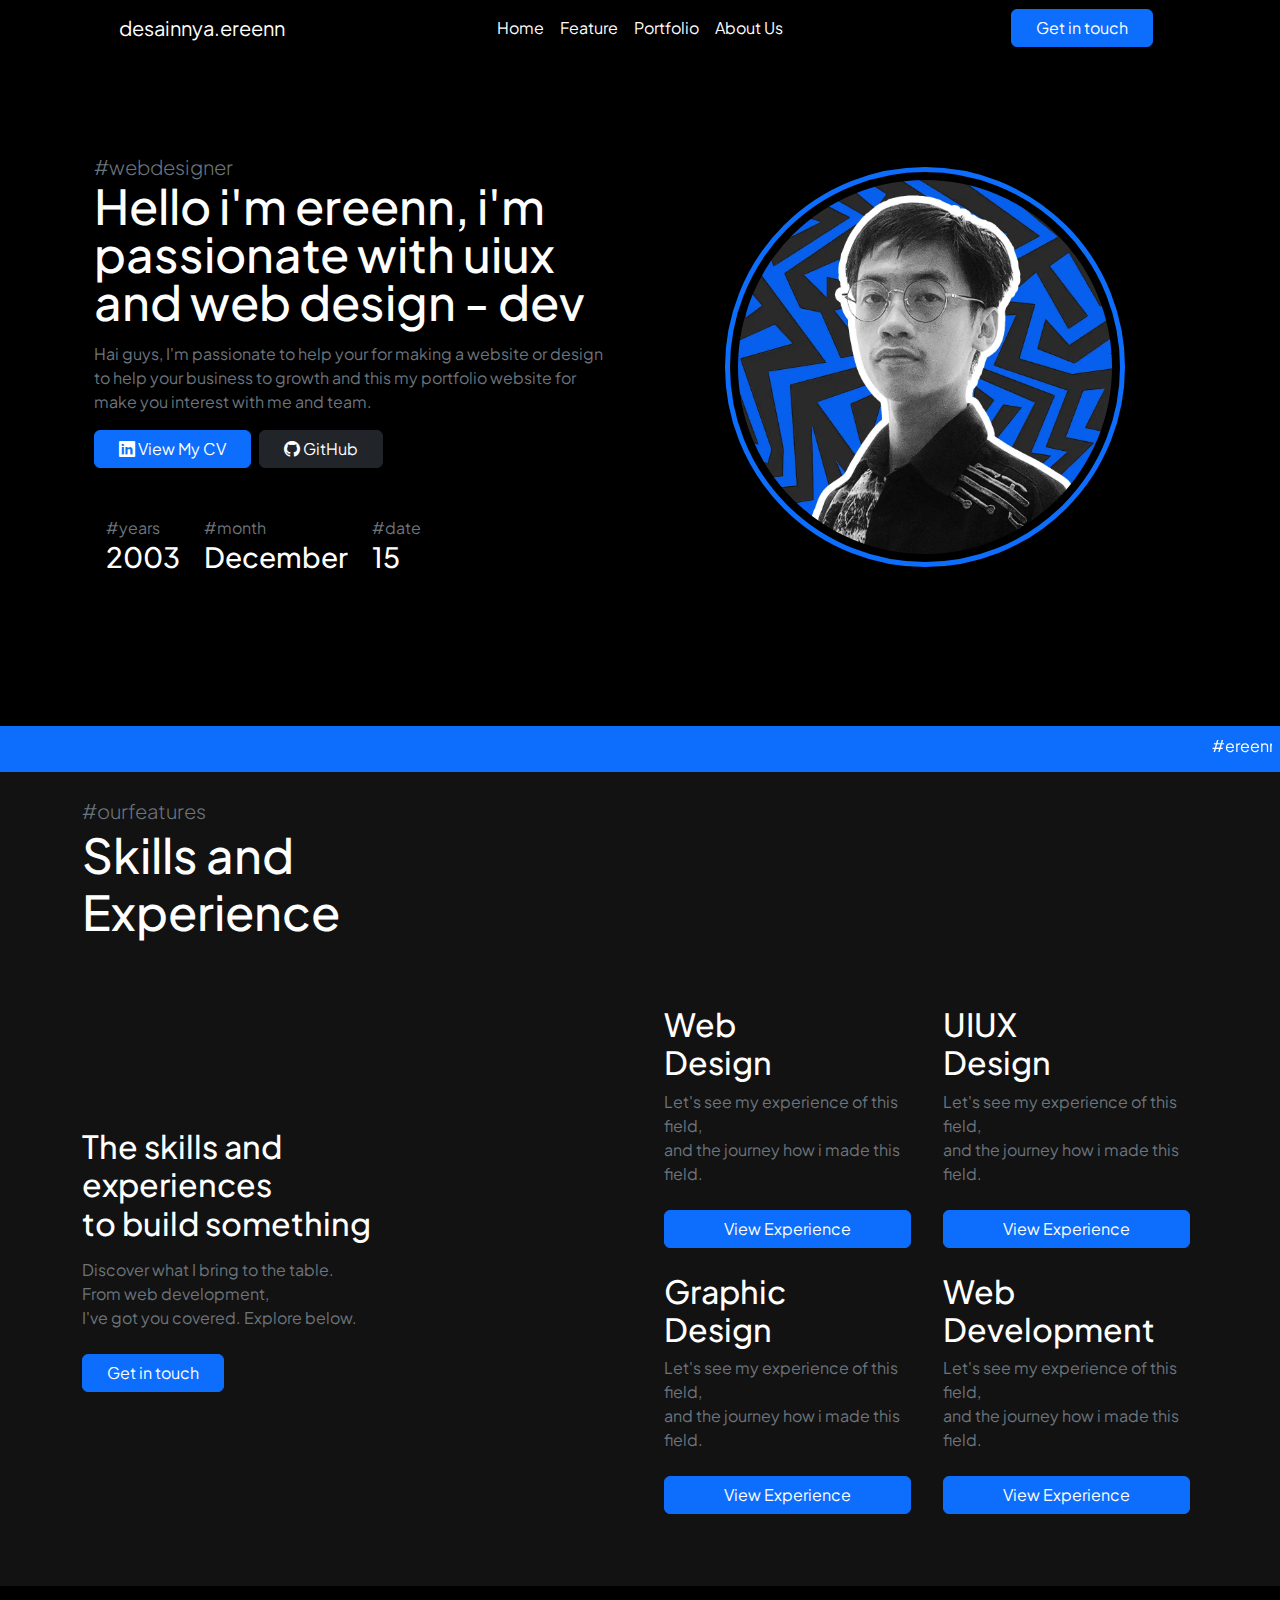
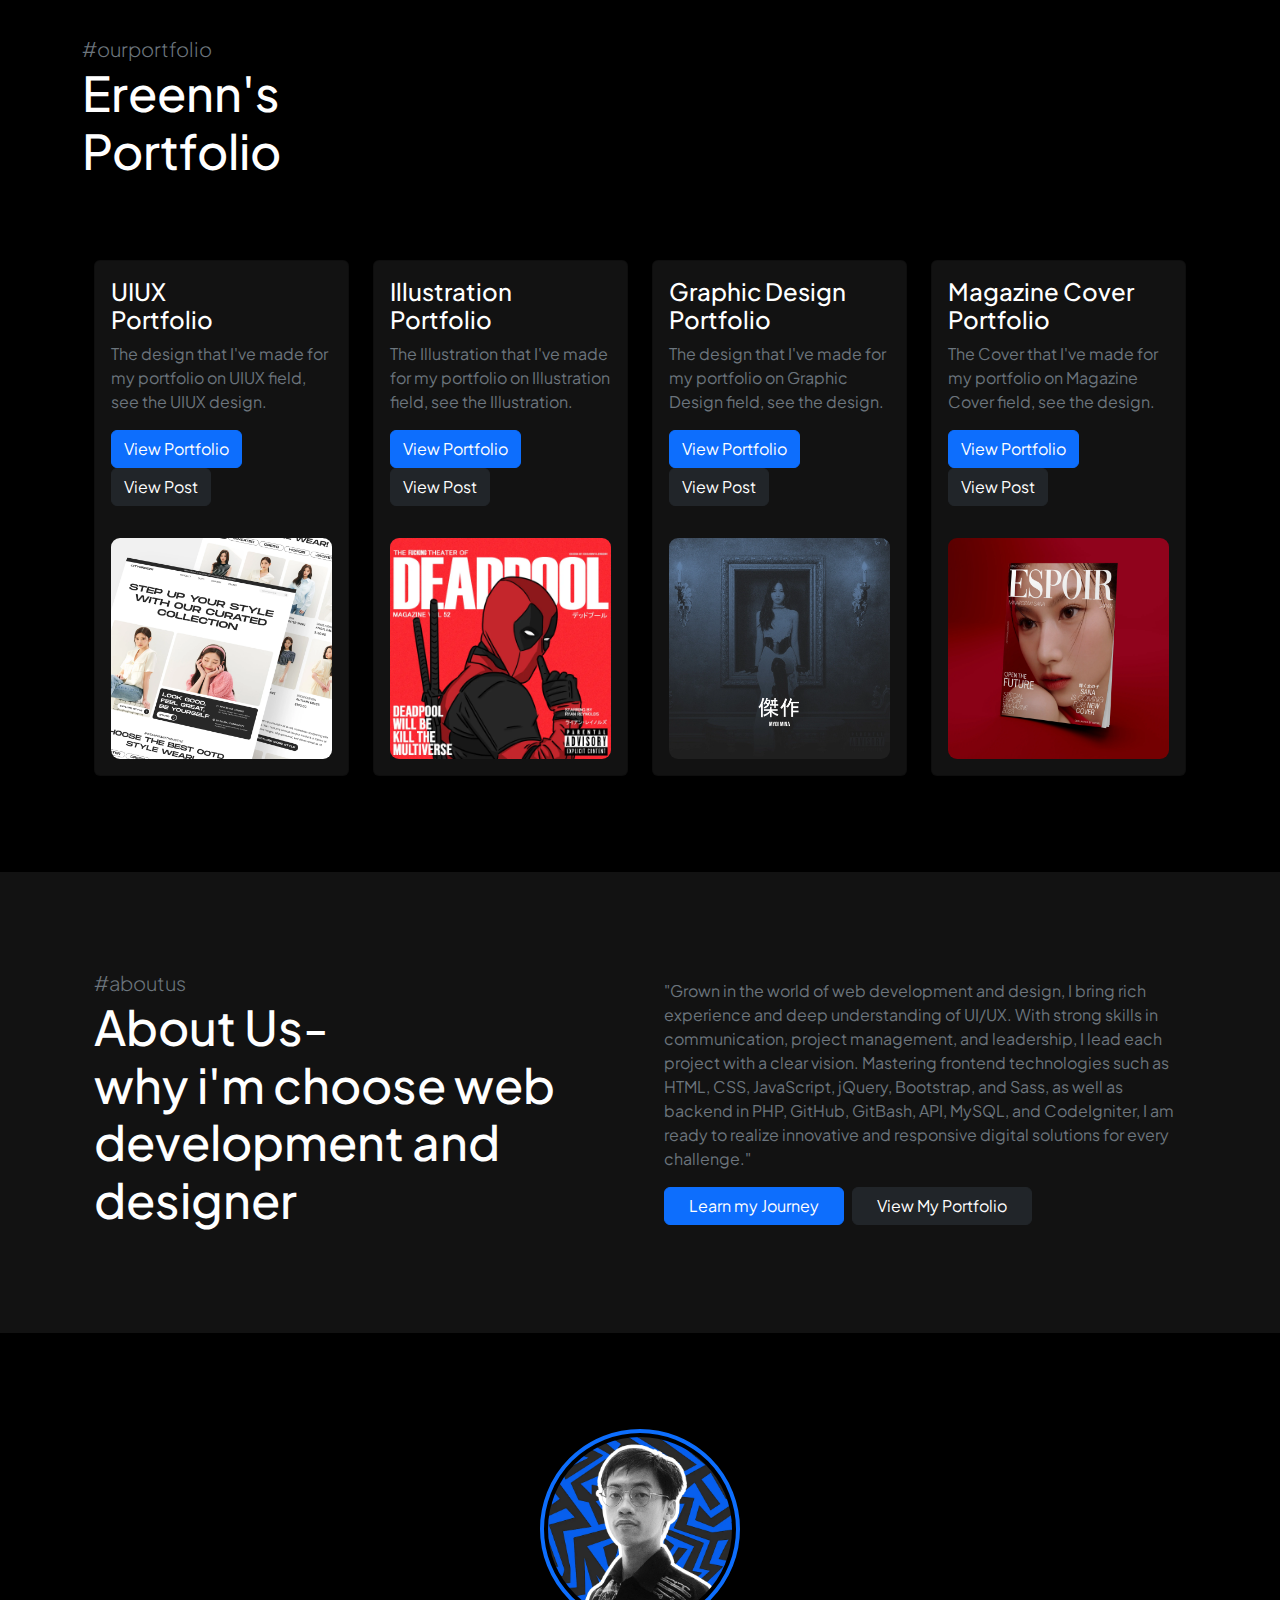
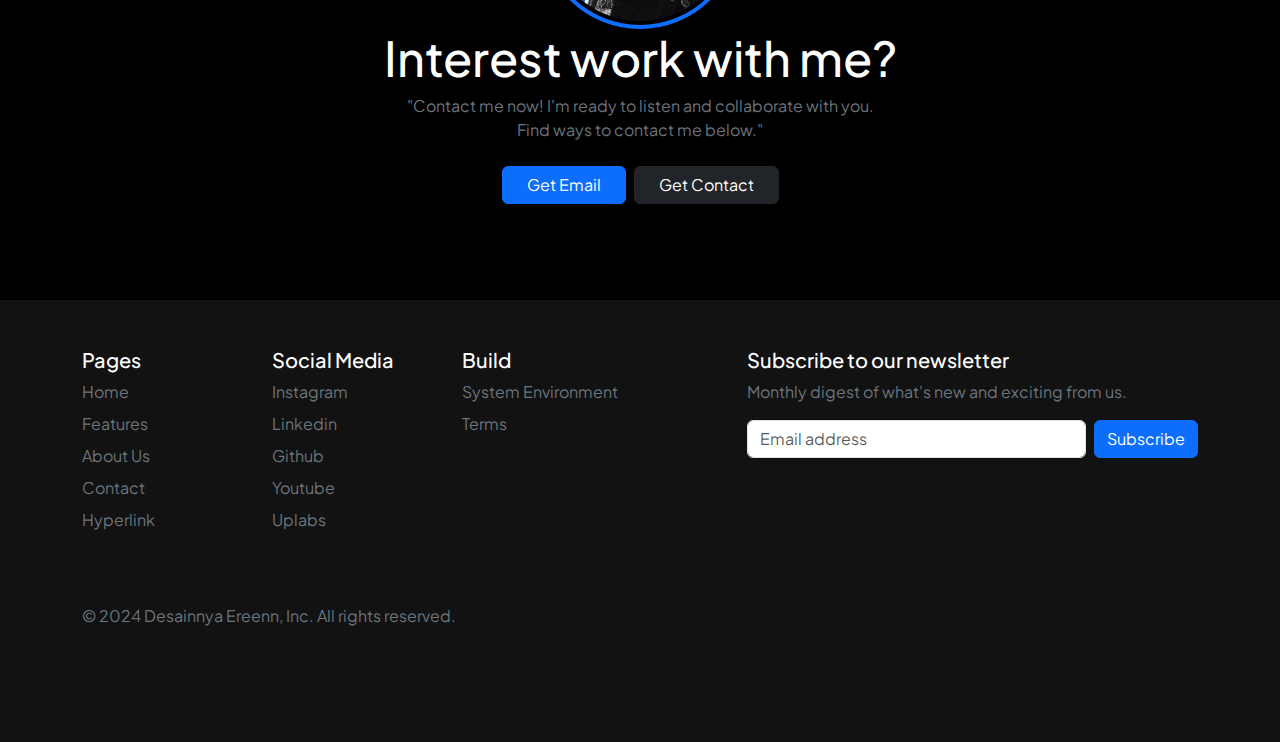
<file: index.html>
<!doctype html>
<html lang="en">

<head>
    <meta charset="utf-8">
    <meta name="viewport" content="width=device-width, initial-scale=1">

    <!-- fonts -->
    <link rel="preconnect" href="https://fonts.googleapis.com">
    <link rel="preconnect" href="https://fonts.gstatic.com" crossorigin>
    <link href="https://fonts.googleapis.com/css2?family=Plus+Jakarta+Sans:ital,wght@0,200..800;1,200..800&display=swap"
        rel="stylesheet">

    <link rel="stylesheet" href="https://cdn.jsdelivr.net/npm/bootstrap-icons@1.11.3/font/bootstrap-icons.min.css">

    <link href="https://cdn.jsdelivr.net/npm/bootstrap@5.3.3/dist/css/bootstrap.min.css" rel="stylesheet"
        integrity="sha384-QWTKZyjpPEjISv5WaRU9OFeRpok6YctnYmDr5pNlyT2bRjXh0JMhjY6hW+ALEwIH" crossorigin="anonymous">


    <link rel="stylesheet" href="style/style.css">
    <link rel="stylesheet" href="style/hover-style.css">
    <link rel="stylesheet" href="style/style-hero.css">

    <title>ereenn's portfolio</title>

    <style>
        a {
            text-decoration: none;
        }
    </style>
</head>

<body class="bg-black col-12">

    <div class="container-wrapper col-md-12">

        <!-- navbar -->
        <nav class="navbar navbar-expand-lg rounded-0 border border-0 bg-black" aria-label="Thirteenth navbar example">
            <div class="container-fluid col-md-10">
                <button class="navbar-toggler" type="button" data-bs-toggle="collapse"
                    data-bs-target="#navbarsExample11" aria-controls="navbarsExample11" aria-expanded="false"
                    aria-label="Toggle navigation">
                    <p class="text-white fs-6 btn btn-dark bg-darkv2 btn-md"><i class="bi bi-list"></i></p>
                    <a class="navbar-brand col-lg-3 me-0 text-white fs-6 pb-1" href="#">desainnya.ereenn</a>
                </button>

                <div class="collapse navbar-collapse d-lg-flex" id="navbarsExample11">
                    <a class="navbar-brand col-lg-3 me-0 text-white" href="#">desainnya.ereenn</a>
                    <ul class="navbar-nav col-lg-6 justify-content-lg-center">
                        <li class="nav-item">
                            <a class="nav-link active text-white" aria-current="page" href="#">Home</a>
                        </li>
                        <li class="nav-item">
                            <a class="nav-link text-white" href="#feature">Feature</a>
                        </li>
                        <li class="nav-item">
                            <a class="nav-link text-white" href="#portfolio">Portfolio</a>
                        </li>
                        <li class="nav-item">
                            <a class="nav-link text-white" href="#about">About Us</a>
                        </li>
                    </ul>
                    <div class="d-lg-flex col-lg-3 justify-content-lg-end">
                        <button type="button" class="btn btn-primary btn-md px-4 me-md-2">Get in
                            touch</button>
                    </div>
                </div>
            </div>
        </nav>

        <!-- hero section -->
        <section class="mb-5" id="hero">
            <div class="container col-md-12 mx-auto px-4 py-5">
                <div class="row flex-lg-row-reverse align-items-center g-5 py-5">
                    <div class="col-10 col-sm-8 col-lg-6">
                        <img src="image/ppyt.webp"
                            class="d-block mx-lg-auto img-fluid rounded-circle border border-primary border-5 p-2 image-content"
                            alt="Bootstrap Themes" width="400" height="520" loading="lazy" id="image-content">
                    </div>
                    <div class="col-lg-6">
                        <span class="lead text-secondary">#webdesigner</span>
                        <h1 class="display-5 fw-medium lh-1 mb-3 text-white">
                            Hello i'm ereenn, i'm passionate with uiux and web design - dev</h1>
                        <p class="fs-6 text-secondary">Hai guys, I'm passionate to help your for making a website or
                            design to help
                            your business to growth and this my portfolio website for make you interest with me and
                            team. </p>
                        <div class="d-grid gap-2 d-md-flex justify-content-md-start">
                            <button type="button" class="btn btn-primary btn-md px-4"><span><i
                                        class="bi bi-linkedin"></i></span><a
                                    href="https://www.linkedin.com/in/muhammad-khairin-b28ab0209/" target="_blank"
                                    class="text-white"> View My CV</a></button>
                            <button type="button" class="btn btn-dark btn-md px-4"><a href="https://github.com/mkhairin"
                                    target="_blank" class="text-white"><span>
                                        <i class="bi bi-github"></i>
                                    </span>GitHub</a></button>
                        </div>
                        <div class="container-fluid d-flex mt-5">
                            <div class="year me-4">
                                <p class="text-secondary m-0">#years</p>
                                <h3 class="text-white">2003</h3>
                            </div>
                            <div class="month me-4">
                                <p class="text-secondary m-0">#month</p>
                                <h3 class="text-white">December</h3>
                            </div>
                            <div class="date">
                                <p class="text-secondary m-0">#date</p>
                                <h3 class="text-white">15</h3>
                            </div>
                        </div>
                    </div>
                </div>
            </div>
        </section>

        <section class="container-wrapper mt-5 mb-0">
            <div class="bg-primary p-2">
                <marquee behavior="" direction="">
                    <ul class="text-white d-flex justify-content-between list-unstyled my-0">
                        <li>#ereenn's portofolio</li>
                        <li>#web designer</li>
                        <li>#uiux designer</li>
                        <li>#let's make something with us</li>
                        <li>#learn everything</li>
                        <li>#graphic designer</li>
                        <li>#front-end developer</li>
                    </ul>
                </marquee>
            </div>
        </section>

        <!-- feature -->
        <section class="bg-darkv2 py-4" id="feature">
            <div class="container">
                <span class="lead text-secondary">#ourfeatures</span>
                <h2 class="pb-2 display-5 text-white fw-medium">Skills and <br>Experience</h2>

                <div class="row row-cols-1 row-cols-md-2 align-items-md-center g-5 py-5">
                    <div class="col d-flex flex-column align-items-start gap-2">
                        <h2 class="fw-medium text-white">The skills and <br> experiences <br> to build something</h2>
                        <p class="text-secondary">
                            Discover what I bring to the table. <br> From web development, <br>
                            I've got you
                            covered. Explore below.</p>
                        <button type="button" class="btn btn-primary btn-md px-4 me-md-2"><a href="#"
                                class="text-white">Get in
                                touch</a></button>
                    </div>

                    <div class="col">
                        <div class="row row-cols-1 row-cols-sm-2 g-4">
                            <div class="col d-flex flex-column gap-2">
                                <h4 class="fs-2 fw-medium mb-0 text-white">Web <br> Design</h4>
                                <p class="text-secondary">
                                    Let's see my experience of this field, <br> and the journey how i made this field.
                                </p>
                                <button type="button" class="btn btn-primary btn-md px-4 me-md-2"><a
                                        href="experiences.html" class="text-white">View Experience</a></button>
                            </div>

                            <div class="col d-flex flex-column gap-2">
                                <h4 class="fs-2 fw-medium mb-0 text-white">UIUX <br> Design</h4>
                                <p class="text-secondary">
                                    Let's see my experience of this field, <br> and the journey how i made this field.
                                </p>
                                <button type="button" class="btn btn-primary btn-md px-4 me-md-2"><a
                                        href="experiences-uiux.html" class="text-white">View Experience</a></button>
                            </div>

                            <div class="col d-flex flex-column gap-2">
                                <h4 class="fs-2 fw-medium mb-0 text-white">Graphic <br> Design</h4>
                                <p class="text-secondary">
                                    Let's see my experience of this field, <br> and the journey how i made this field.
                                </p>
                                <button type="button" class="btn btn-primary btn-md px-4 me-md-2"><a
                                        href="experiences-design-graphic.html" class="text-white">View
                                        Experience</a></button>
                            </div>

                            <div class="col d-flex flex-column gap-2">
                                <h4 class="fs-2 fw-medium mb-0 text-white">Web <br> Development</h4>
                                <p class="text-secondary">
                                    Let's see my experience of this field, <br> and the journey how i made this field.
                                </p>
                                <button type="button" class="btn btn-primary btn-md px-4 me-md-2"><a
                                        href="experiences-web-dev.html" class="text-white">View Experience</a></button>
                            </div>
                        </div>
                    </div>
                </div>
            </div>
        </section>

        <!-- portfolio -->
        <div class="container py-5" id="portfolio">
            <div class="headline d-flex flex-column mb-0">
                <span class="lead text-secondary">#ourportfolio</span>
                <h1 class="display-5 text-white fw-medium">Ereenn's <br> Portfolio</h1>
            </div>
            <div class="row row-cols-1 row-cols-sm-2 row-cols-md-4 g-4 mx-auto mt-5">
                <!-- section content 1 -->
                <div class="col">
                    <div class="card shadow-sm d-flex flex-column-reverse bg-darkv2" id="card-content">
                        <img src="image/cover-portfolio/citybreeze.webp" class="img-fluid p-3 border-cover"
                            alt="portfolio-image" loading="lazy">
                        <div class="card-body">
                            <h4 class="text-white">UIUX <br> Portfolio</h4>
                            <p class="card-text text-secondary">The design that I've made for my portfolio on
                                UIUX field, see the UIUX design.</p>
                            <div class="d-flex flex-column">
                                <div class="">
                                    <button type="button" class="btn btn-md btn-primary"><a href="portofolio-uiux.html"
                                            class="text-white">View Portfolio</a></button>
                                    <button type="button" class="btn btn-md btn-dark">View Post</button>
                                </div>
                            </div>
                        </div>
                    </div>
                </div>
                <div class="col">
                    <div class="card shadow-sm d-flex flex-column-reverse bg-darkv2" id="card-content">
                        <img src="image/cover-portfolio/deadpool.webp" class="img-fluid p-3 border-cover"
                            alt="portfolio-image" loading="lazy">
                        <div class="card-body">
                            <h4 class="text-white">Illustration <br> Portfolio</h4>
                            <p class="card-text text-secondary">The Illustration that I've made for my portfolio on
                                Illustration field, see the Illustration.</p>
                            <div class="d-flex flex-column">
                                <div class="">
                                    <button type="button" class="btn btn-md btn-primary"><a href="portofolio-illustration.html"
                                            class="text-white">View Portfolio</a></button>
                                    <button type="button" class="btn btn-md btn-dark">View Post</button>
                                </div>
                            </div>
                        </div>
                    </div>
                </div>
                <div class="col">
                    <div class="card shadow-sm d-flex flex-column-reverse bg-darkv2" id="card-content">
                        <img src="image/cover-portfolio/mina.webp" class="img-fluid p-3 border-cover"
                            alt="portfolio-image" loading="lazy">
                        <div class="card-body">
                            <h4 class="text-white">Graphic Design <br> Portfolio</h4>
                            <p class="card-text text-secondary">The design that I've made for my portfolio on
                                Graphic Design field, see the design.</p>
                            <div class="d-flex flex-column">
                                <div class="">
                                    <button type="button" class="btn btn-md btn-primary"><a
                                            href="portofolio-graphic-design.html" class="text-white">View
                                            Portfolio</a></button>
                                    <button type="button" class="btn btn-md btn-dark">View Post</button>
                                </div>
                            </div>
                        </div>
                    </div>
                </div>
                <div class="col">
                    <div class="card shadow-sm d-flex flex-column-reverse bg-darkv2" id="card-content">
                        <img src="image/cover-portfolio/SANA2.webp" class="img-fluid p-3 border-cover"
                            alt="portfolio-image" loading="lazy">
                        <div class="card-body">
                            <h4 class="text-white">Magazine Cover <br> Portfolio</h4>
                            <p class="card-text text-secondary">The Cover that I've made for my portfolio on
                                Magazine Cover field, see the design.</p>
                            <div class="d-flex flex-column">
                                <div class="">
                                    <button type="button" class="btn btn-md btn-primary"><a
                                            href="portfolio-magazine.html" class="text-white">View Portfolio</a></button>
                                    <button type="button" class="btn btn-md btn-dark">View Post</button>
                                </div>
                            </div>
                        </div>
                    </div>
                </div>

            </div>
        </div>

        <!-- about us -->
        <section class="my-5 bg-darkv2" id="about">
            <div class="container mx-auto col-md-12 px-4 py-5">
                <div class="row flex-lg-row align-items-center g-5 py-5">
                    <div class="col-10 col-sm-8 col-lg-6">
                        <span class="lead text-secondary">#aboutus</span>
                        <h1 class="display-5 text-white fw-medium mb-2">About Us- <br>
                            why i'm choose web development and designer</h1>
                    </div>
                    <div class="col-lg-6">
                        <p class="fs-6 text-secondary">"Grown in the world of web development and design, I bring rich
                            experience and deep understanding of UI/UX. With strong skills in communication, project
                            management, and leadership, I lead each project with a clear vision. Mastering frontend
                            technologies such as HTML, CSS, JavaScript, jQuery, Bootstrap, and Sass, as well as backend
                            in PHP, GitHub, GitBash, API, MySQL, and CodeIgniter, I am ready to realize innovative and
                            responsive digital solutions for every challenge."</p>
                        <div class="d-grid gap-2 d-md-flex justify-content-md-start">
                            <button type="button" class="btn btn-primary btn-md px-4">Learn my Journey</button>
                            <button type="button" class="btn btn-dark btn-md px-4"><a
                                    href="https://www.instagram.com/desainnya.ereenn/" target="_blank"
                                    class="text-white">View My Portfolio</a></button>
                        </div>
                    </div>
                </div>
            </div>
        </section>

        <!-- contact -->
        <div class="px-4 py-5 my-5 text-center">
            <img src="image/ppyt.webp"
                class="d-block mx-auto img-fluid rounded-circle border border-primary border-4 p-1"
                alt="Bootstrap Themes" width="200" height="200" loading="lazy" id="image-content">
            <h1 class="display-5 text-white fw-medium">Interest work with me?</h1>
            <div class="col-lg-6 mx-auto">
                <p class="mb-4 text-secondary">"Contact me now! I'm ready to listen and collaborate with you. <br> Find
                    ways to contact me below."</p>
                <div class="d-grid gap-2 d-sm-flex justify-content-sm-center">
                    <button type="button" class="btn btn-primary btn-md px-4"><a href="mailto:mkhairin04@gmail.com"
                            class="text-white">Get Email</a></button>
                    <button type="button" class="btn btn-dark btn-md px-4"><a
                            href="https://api.whatsapp.com/send?phone=62887435982421" target="_blank"
                            class="text-white">Get Contact</a></button>
                </div>
            </div>
        </div>

        <!-- footer -->
        <section class="bg-darkv2">
            <div class="container col-md-12">
                <footer class="py-5">
                    <div class="row">
                        <div class="col-6 col-md-2 mb-3">
                            <h5 class="text-white">Pages</h5>
                            <ul class="nav flex-column">
                                <li class="nav-item mb-2"><a href="#hero" class="nav-link p-0 text-secondary">Home</a>
                                </li>
                                <li class="nav-item mb-2"><a href="#feature"
                                        class="nav-link p-0 text-secondary">Features</a>
                                </li>
                                <li class="nav-item mb-2"><a href="#" class="nav-link p-0 text-secondary">About Us</a>
                                </li>
                                <li class="nav-item mb-2"><a href="https://api.whatsapp.com/send?phone=62887435982421"
                                        target="_blank" class="nav-link p-0 text-secondary">Contact</a>
                                </li>
                                <li class="nav-item mb-2"><a href="#" class="nav-link p-0 text-secondary">Hyperlink</a>
                                </li>
                            </ul>
                        </div>

                        <div class="col-6 col-md-2 mb-3">
                            <h5 class="text-white">Social Media</h5>
                            <ul class="nav flex-column">
                                <li class="nav-item mb-2"><a href="https://www.instagram.com/khairiinn_/"
                                        target="_blank" class="nav-link p-0 text-secondary">Instagram</a>
                                </li>
                                <li class="nav-item mb-2"><a
                                        href="https://www.linkedin.com/in/muhammad-khairin-b28ab0209/" target="_blank"
                                        class="nav-link p-0 text-secondary">Linkedin</a>
                                </li>
                                <li class="nav-item mb-2"><a href="https://github.com/mkhairin" target="_blank"
                                        class="nav-link p-0 text-secondary">Github</a>
                                </li>
                                <li class="nav-item mb-2"><a href="#" class="nav-link p-0 text-secondary">Youtube</a>
                                </li>
                                <li class="nav-item mb-2"><a href="#" class="nav-link p-0 text-secondary">Uplabs</a>
                                </li>
                            </ul>
                        </div>

                        <div class="col-6 col-md-2 mb-3">
                            <h5 class="text-white">Build</h5>
                            <ul class="nav flex-column">
                                <li class="nav-item mb-2"><a href="#" class="nav-link p-0 text-secondary">System
                                        Environment</a>
                                </li>
                                <li class="nav-item mb-2"><a href="#" class="nav-link p-0 text-secondary">Terms</a>
                                </li>
                            </ul>
                        </div>

                        <div class="col-md-5 offset-md-1 mb-3">
                            <form>
                                <h5 class="text-white">Subscribe to our newsletter</h5>
                                <p class="text-secondary">Monthly digest of what's new and exciting from us.</p>
                                <div class="d-flex flex-column flex-sm-row w-100 gap-2">
                                    <label for="newsletter1" class="visually-hidden">Email address</label>
                                    <input id="newsletter1" type="text" class="form-control"
                                        placeholder="Email address">
                                    <button class="btn btn-primary" type="button">Subscribe</button>
                                </div>
                            </form>
                        </div>
                    </div>

                    <div class="d-flex flex-column flex-sm-row justify-content-between py-4 my-4">
                        <p class="text-secondary">&copy; 2024 Desainnya Ereenn, Inc. All rights reserved.</p>
                        <ul class="list-unstyled d-flex">
                            <li class="ms-3"><a class="link-body-emphasis" href="#"><svg class="bi" width="24"
                                        height="24">
                                        <use xlink:href="#twitter" />
                                    </svg></a></li>
                            <li class="ms-3"><a class="link-body-emphasis" href="#"><svg class="bi" width="24"
                                        height="24">
                                        <use xlink:href="#instagram" />
                                    </svg></a></li>
                            <li class="ms-3"><a class="link-body-emphasis" href="#"><svg class="bi" width="24"
                                        height="24">
                                        <use xlink:href="#facebook" />
                                    </svg></a></li>
                        </ul>
                    </div>
                </footer>
            </div>
        </section>


    </div>



    <script src="https://cdn.jsdelivr.net/npm/@popperjs/core@2.11.8/dist/umd/popper.min.js"
        integrity="sha384-I7E8VVD/ismYTF4hNIPjVp/Zjvgyol6VFvRkX/vR+Vc4jQkC+hVqc2pM8ODewa9r"
        crossorigin="anonymous"></script>
    <script src="https://cdn.jsdelivr.net/npm/bootstrap@5.3.3/dist/js/bootstrap.min.js"
        integrity="sha384-0pUGZvbkm6XF6gxjEnlmuGrJXVbNuzT9qBBavbLwCsOGabYfZo0T0to5eqruptLy"
        crossorigin="anonymous"></script>
    <script src="https://cdn.jsdelivr.net/npm/bootstrap@5.3.3/dist/js/bootstrap.bundle.min.js"
        integrity="sha384-YvpcrYf0tY3lHB60NNkmXc5s9fDVZLESaAA55NDzOxhy9GkcIdslK1eN7N6jIeHz"
        crossorigin="anonymous"></script>
</body>

</html>
</file>
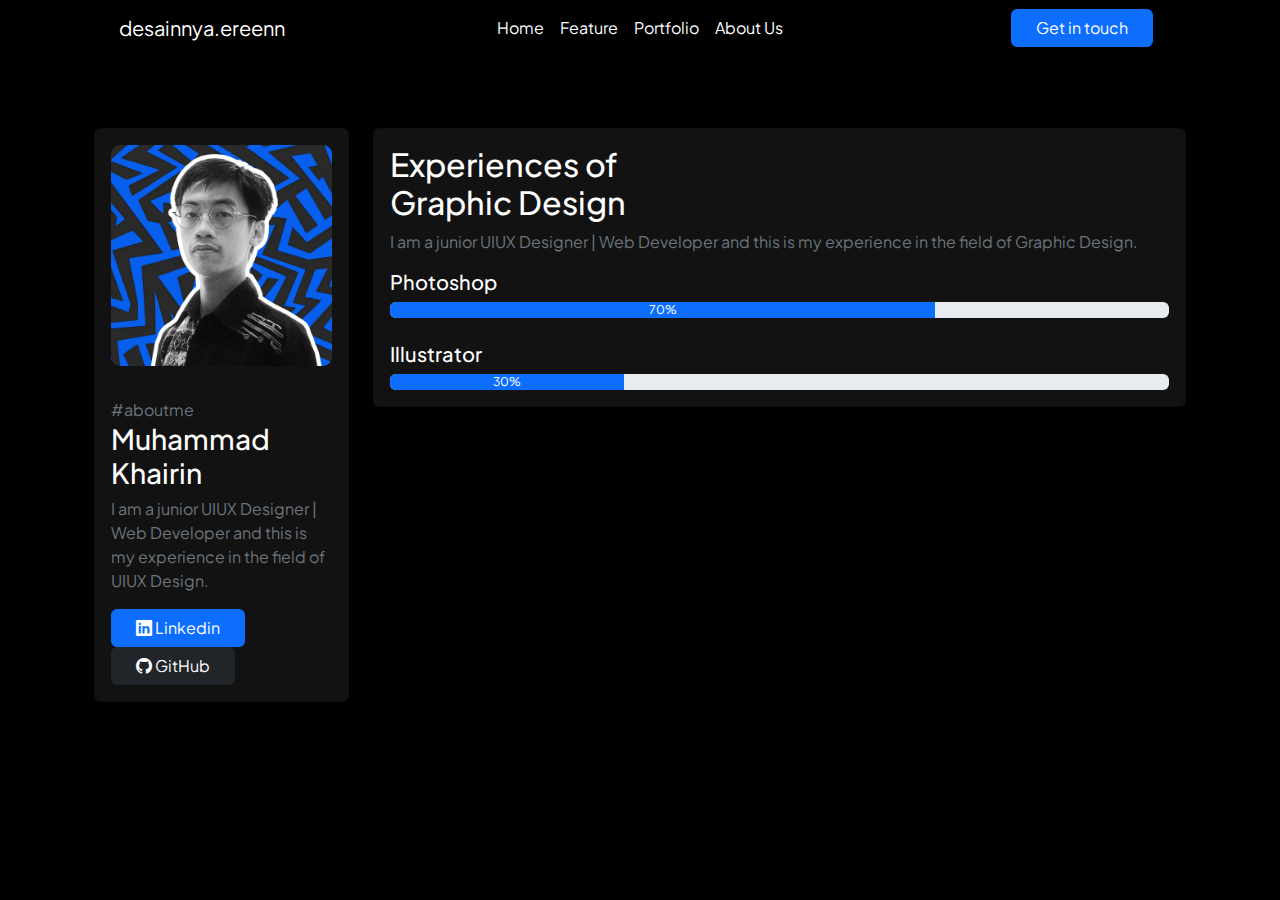
<file: experiences-design-graphic.html>
<!doctype html>
<html lang="en">

<head>
    <meta charset="utf-8">
    <meta name="viewport" content="width=device-width, initial-scale=1">

    <!-- fonts -->
    <link rel="preconnect" href="https://fonts.googleapis.com">
    <link rel="preconnect" href="https://fonts.gstatic.com" crossorigin>
    <link href="https://fonts.googleapis.com/css2?family=Plus+Jakarta+Sans:ital,wght@0,200..800;1,200..800&display=swap"
        rel="stylesheet">

    <link rel="stylesheet" href="https://cdn.jsdelivr.net/npm/bootstrap-icons@1.11.3/font/bootstrap-icons.min.css">

    <title>ereenn's portfolio</title>
    <link href="https://cdn.jsdelivr.net/npm/bootstrap@5.3.3/dist/css/bootstrap.min.css" rel="stylesheet"
        integrity="sha384-QWTKZyjpPEjISv5WaRU9OFeRpok6YctnYmDr5pNlyT2bRjXh0JMhjY6hW+ALEwIH" crossorigin="anonymous">
    <link rel="stylesheet" href="style/style.css">
    <link rel="stylesheet" href="style/hover-style.css">

    <style>
        .border-cover {
            border-radius: 25px;
        }
    </style>
</head>

<body class="bg-black">

    <div class="container-wrapper col-md-12">
        <!-- navbar -->
        <nav class="navbar navbar-expand-lg rounded-0 border border-0 bg-black" aria-label="Thirteenth navbar example">
            <div class="container-fluid col-md-10">
                <button class="navbar-toggler" type="button" data-bs-toggle="collapse"
                    data-bs-target="#navbarsExample11" aria-controls="navbarsExample11" aria-expanded="false"
                    aria-label="Toggle navigation">
                    <p class="text-white fs-6 btn btn-dark btn-md"><i class="bi bi-list"></i></p>
                </button>

                <div class="collapse navbar-collapse d-lg-flex" id="navbarsExample11">
                    <a class="navbar-brand col-lg-3 me-0 text-white" href="#">desainnya.ereenn</a>
                    <ul class="navbar-nav col-lg-6 justify-content-lg-center">
                        <li class="nav-item">
                            <a class="nav-link active text-white" aria-current="page" href="index.html">Home</a>
                        </li>
                        <li class="nav-item">
                            <a class="nav-link text-white" href="index.html">Feature</a>
                        </li>
                        <li class="nav-item">
                            <a class="nav-link text-white" href="index.html">Portfolio</a>
                        </li>
                        <li class="nav-item">
                            <a class="nav-link text-white" href="index.html">About Us</a>
                        </li>
                    </ul>
                    <div class="d-lg-flex col-lg-3 justify-content-lg-end">
                        <button type="button" class="btn btn-primary btn-md px-4 me-md-2">Get in
                            touch</button>
                    </div>
                </div>
            </div>
        </nav>

        <div class="container">
            <div class="row row-cols-1 row-cols-sm-2 row-cols-md-4 g-4 mx-auto mt-5">
                <div class="col">
                    <div class="card shadow-sm d-flex flex-column bg-darkv2">
                        <img src="image/ppyt.webp" class="img-fluid p-3 border-cover" alt="user-image">
                        <div class="card-body">
                            <p class="text-secondary d-inline">#aboutme</p>
                            <h3 class="text-white">Muhammad <br> Khairin</h3>
                            <p class="card-text text-secondary">I am a junior UIUX Designer | Web Developer and this is my experience in the field of UIUX Design.</p>
                            <div class="d-flex justify-content-between flex-column">
                                <div class="">
                                    <button type="button" class="btn btn-primary btn-md px-4"><span><i
                                                class="bi bi-linkedin"></i></span><a
                                            href="https://www.linkedin.com/in/muhammad-khairin-b28ab0209/"
                                            target="_blank" class="text-white"> Linkedin</a></button>
                                    <button type="button" class="btn btn-dark btn-md px-4"><a
                                            href="https://github.com/mkhairin" target="_blank" class="text-white"><span>
                                                <i class="bi bi-github"></i>
                                            </span> GitHub</a></button>
                                </div>
                            </div>
                        </div>
                    </div>
                </div>

                <!-- section progress -->
                <div class="col-lg">
                    <div class="card shadow-sm d-flex bg-darkv2">
                        <div class="card-body">
                            <h2 class="text-white">Experiences of <br> Graphic Design</h2>
                            <p class="card-text text-secondary">I am a junior UIUX Designer | Web Developer and this is
                                my experience in the field of Graphic Design.</p>
                            <div class="d-flex justify-content-around flex-column col-md-12">
                                <h5 class="text-white">Photoshop</h5>
                                <div class="progress" role="progressbar" aria-label="Example with label"
                                    aria-valuenow="70" aria-valuemin="0" aria-valuemax="100">
                                    <div class="progress-bar" style="width: 70%">70%</div>
                                </div>

                                <br>

                                <h5 class="text-white">Illustrator</h5>
                                <div class="progress" role="progressbar" aria-label="Example with label"
                                    aria-valuenow="30" aria-valuemin="0" aria-valuemax="100">
                                    <div class="progress-bar" style="width: 30%">30%</div>
                                </div>
                            </div>
                        </div>
                    </div>
                </div>
            </div>

        </div>




        <script src="https://cdn.jsdelivr.net/npm/@popperjs/core@2.11.8/dist/umd/popper.min.js"
            integrity="sha384-I7E8VVD/ismYTF4hNIPjVp/Zjvgyol6VFvRkX/vR+Vc4jQkC+hVqc2pM8ODewa9r"
            crossorigin="anonymous"></script>
        <script src="https://cdn.jsdelivr.net/npm/bootstrap@5.3.3/dist/js/bootstrap.min.js"
            integrity="sha384-0pUGZvbkm6XF6gxjEnlmuGrJXVbNuzT9qBBavbLwCsOGabYfZo0T0to5eqruptLy"
            crossorigin="anonymous"></script>
        <script src="https://cdn.jsdelivr.net/npm/bootstrap@5.3.3/dist/js/bootstrap.bundle.min.js"
            integrity="sha384-YvpcrYf0tY3lHB60NNkmXc5s9fDVZLESaAA55NDzOxhy9GkcIdslK1eN7N6jIeHz"
            crossorigin="anonymous"></script>
</body>

</html>
</file>
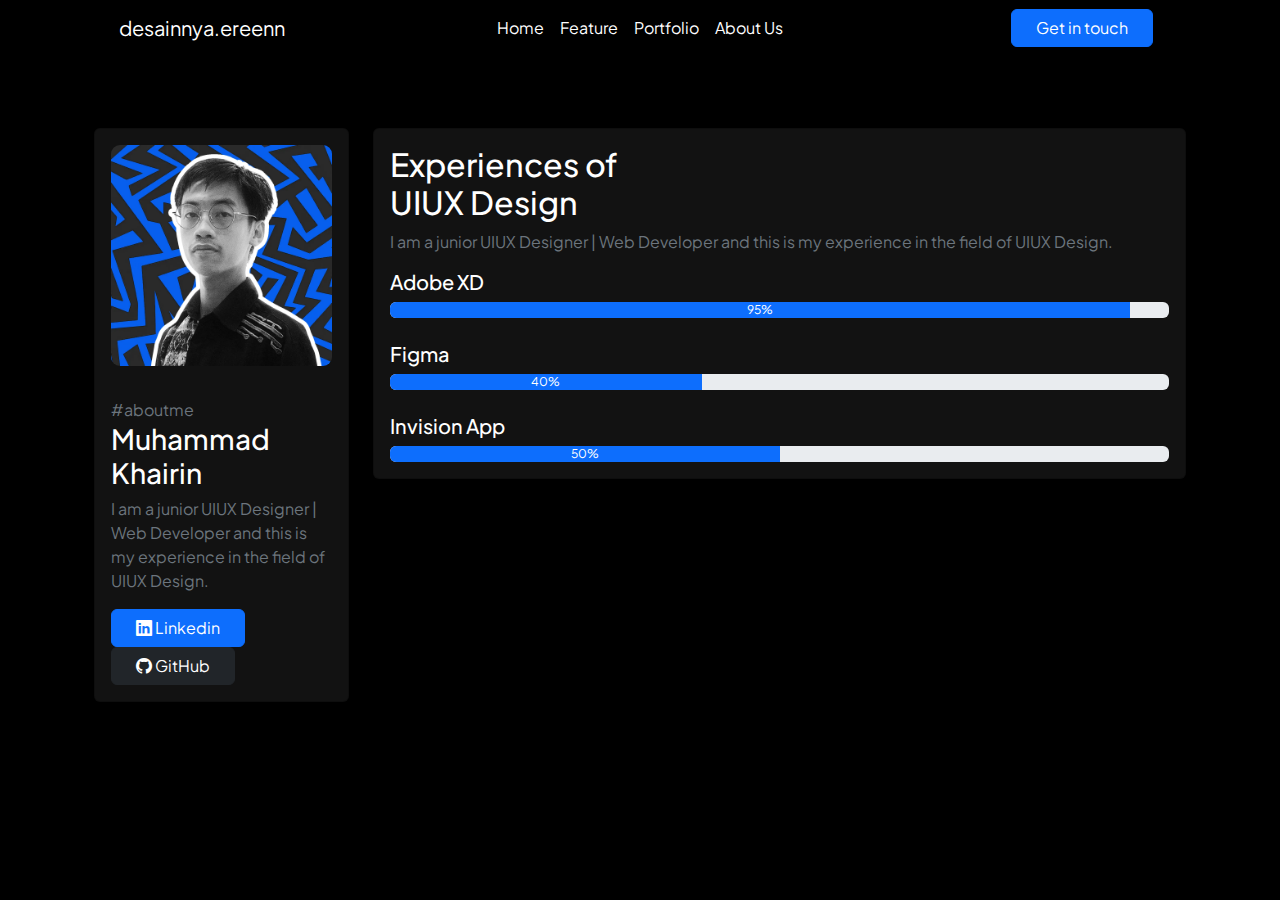
<file: experiences-uiux.html>
<!doctype html>
<html lang="en">

<head>
    <meta charset="utf-8">
    <meta name="viewport" content="width=device-width, initial-scale=1">

    <!-- fonts -->
    <link rel="preconnect" href="https://fonts.googleapis.com">
    <link rel="preconnect" href="https://fonts.gstatic.com" crossorigin>
    <link href="https://fonts.googleapis.com/css2?family=Plus+Jakarta+Sans:ital,wght@0,200..800;1,200..800&display=swap"
        rel="stylesheet">

    <link rel="stylesheet" href="https://cdn.jsdelivr.net/npm/bootstrap-icons@1.11.3/font/bootstrap-icons.min.css">

    <title>ereenn's portfolio</title>
    <link href="https://cdn.jsdelivr.net/npm/bootstrap@5.3.3/dist/css/bootstrap.min.css" rel="stylesheet"
        integrity="sha384-QWTKZyjpPEjISv5WaRU9OFeRpok6YctnYmDr5pNlyT2bRjXh0JMhjY6hW+ALEwIH" crossorigin="anonymous">
    <link rel="stylesheet" href="style/style.css">
    <link rel="stylesheet" href="style/hover-style.css">

    <style>
        .border-cover {
            border-radius: 25px;
        }
    </style>
</head>

<body class="bg-black">

    <div class="container-wrapper col-md-12">
        <!-- navbar -->
        <nav class="navbar navbar-expand-lg rounded-0 border border-0 bg-black" aria-label="Thirteenth navbar example">
            <div class="container-fluid col-md-10">
                <button class="navbar-toggler" type="button" data-bs-toggle="collapse"
                    data-bs-target="#navbarsExample11" aria-controls="navbarsExample11" aria-expanded="false"
                    aria-label="Toggle navigation">
                    <p class="text-white fs-6 btn btn-dark btn-md"><i class="bi bi-list"></i></p>
                </button>

                <div class="collapse navbar-collapse d-lg-flex" id="navbarsExample11">
                    <a class="navbar-brand col-lg-3 me-0 text-white" href="#">desainnya.ereenn</a>
                    <ul class="navbar-nav col-lg-6 justify-content-lg-center">
                        <li class="nav-item">
                            <a class="nav-link active text-white" aria-current="page" href="index.html">Home</a>
                        </li>
                        <li class="nav-item">
                            <a class="nav-link text-white" href="index.html">Feature</a>
                        </li>
                        <li class="nav-item">
                            <a class="nav-link text-white" href="index.html">Portfolio</a>
                        </li>
                        <li class="nav-item">
                            <a class="nav-link text-white" href="index.html">About Us</a>
                        </li>
                    </ul>
                    <div class="d-lg-flex col-lg-3 justify-content-lg-end">
                        <button type="button" class="btn btn-primary btn-md px-4 me-md-2">Get in
                            touch</button>
                    </div>
                </div>
            </div>
        </nav>

        <div class="container">
            <div class="row row-cols-1 row-cols-sm-2 row-cols-md-4 g-4 mx-auto mt-5">
                <div class="col">
                    <div class="card shadow-sm d-flex flex-column bg-darkv2">
                        <img src="image/ppyt.webp" class="img-fluid p-3 border-cover" alt="user-image">
                        <div class="card-body">
                            <p class="text-secondary d-inline">#aboutme</p>
                            <h3 class="text-white">Muhammad <br> Khairin</h3>
                            <p class="card-text text-secondary">I am a junior UIUX Designer | Web Developer and this is my experience in the field of UIUX Design.</p>
                            <div class="d-flex justify-content-between flex-column">
                                <div class="">
                                    <button type="button" class="btn btn-primary btn-md px-4"><span><i
                                                class="bi bi-linkedin"></i></span><a
                                            href="https://www.linkedin.com/in/muhammad-khairin-b28ab0209/"
                                            target="_blank" class="text-white"> Linkedin</a></button>
                                    <button type="button" class="btn btn-dark btn-md px-4"><a href="https://github.com/mkhairin" target="_blank" class="text-white"><span>
                                        <i class="bi bi-github"></i>
                                    </span> GitHub</a></button>
                                </div>
                            </div>
                        </div>
                    </div>
                </div>

                <!-- section progress -->
                <div class="col-lg">
                    <div class="card shadow-sm d-flex bg-darkv2">
                        <div class="card-body">
                            <h2 class="text-white">Experiences of <br> UIUX Design</h2>
                            <p class="card-text text-secondary">I am a junior UIUX Designer | Web Developer and this is
                                my experience in the field of UIUX Design.</p>
                            <div class="d-flex justify-content-around flex-column col-md-12">
                                <h5 class="text-white">Adobe XD</h5>
                                <div class="progress" role="progressbar" aria-label="Example with label"
                                    aria-valuenow="95" aria-valuemin="0" aria-valuemax="100">
                                    <div class="progress-bar" style="width: 95%">95%</div>
                                </div>

                                <br>

                                <h5 class="text-white">Figma</h5>
                                <div class="progress" role="progressbar" aria-label="Example with label"
                                    aria-valuenow="40" aria-valuemin="0" aria-valuemax="100">
                                    <div class="progress-bar" style="width: 40%">40%</div>
                                </div>

                                <br>
                                <h5 class="text-white">Invision App</h5>
                                <div class="progress" role="progressbar" aria-label="Example with label"
                                    aria-valuenow="50" aria-valuemin="0" aria-valuemax="100">
                                    <div class="progress-bar" style="width: 50%">50%</div>
                                </div>
                            </div>
                        </div>
                    </div>
                </div>
            </div>

        </div>




        <script src="https://cdn.jsdelivr.net/npm/@popperjs/core@2.11.8/dist/umd/popper.min.js"
            integrity="sha384-I7E8VVD/ismYTF4hNIPjVp/Zjvgyol6VFvRkX/vR+Vc4jQkC+hVqc2pM8ODewa9r"
            crossorigin="anonymous"></script>
        <script src="https://cdn.jsdelivr.net/npm/bootstrap@5.3.3/dist/js/bootstrap.min.js"
            integrity="sha384-0pUGZvbkm6XF6gxjEnlmuGrJXVbNuzT9qBBavbLwCsOGabYfZo0T0to5eqruptLy"
            crossorigin="anonymous"></script>
        <script src="https://cdn.jsdelivr.net/npm/bootstrap@5.3.3/dist/js/bootstrap.bundle.min.js"
            integrity="sha384-YvpcrYf0tY3lHB60NNkmXc5s9fDVZLESaAA55NDzOxhy9GkcIdslK1eN7N6jIeHz"
            crossorigin="anonymous"></script>
</body>

</html>
</file>
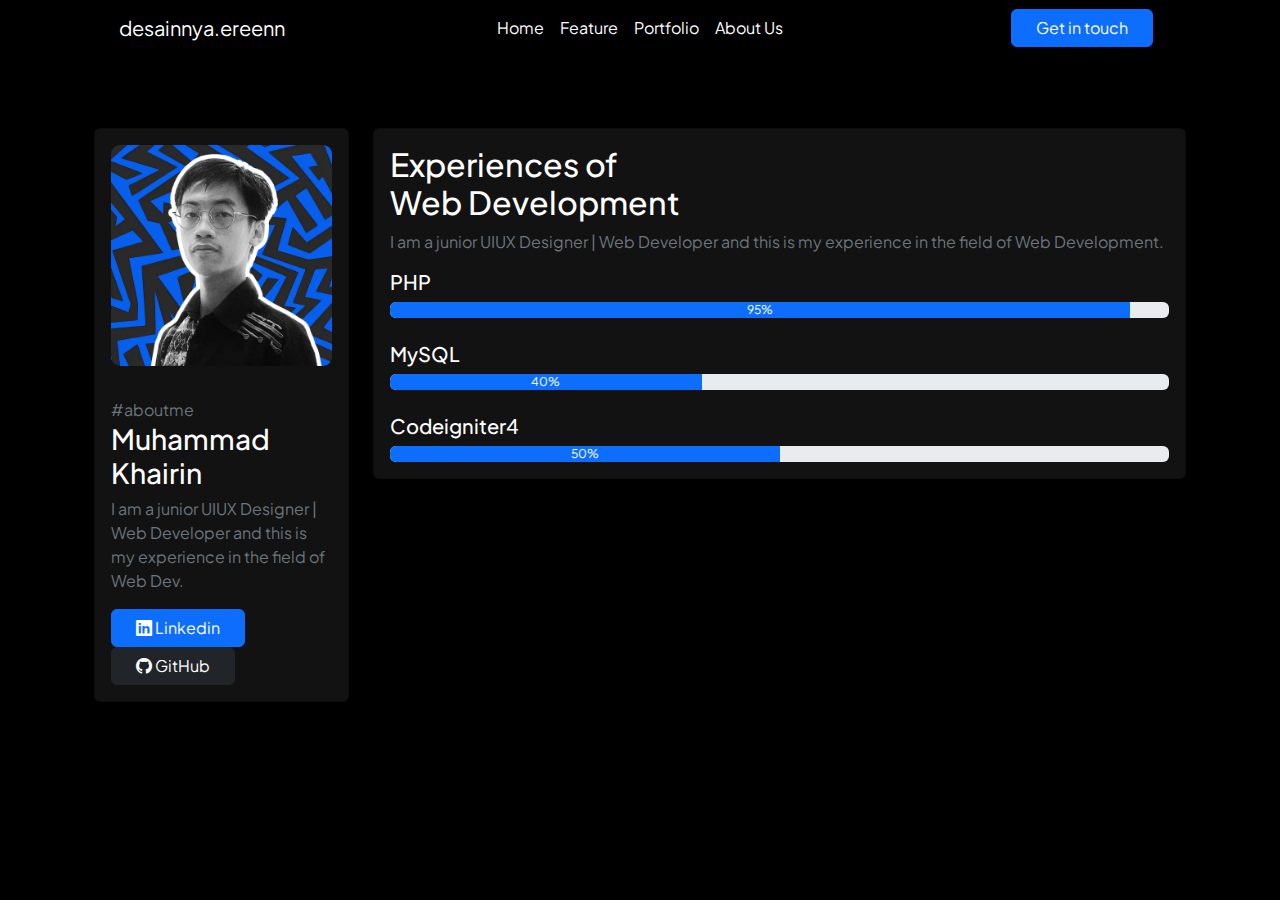
<file: experiences-web-dev.html>
<!doctype html>
<html lang="en">

<head>
    <meta charset="utf-8">
    <meta name="viewport" content="width=device-width, initial-scale=1">

    <!-- fonts -->
    <link rel="preconnect" href="https://fonts.googleapis.com">
    <link rel="preconnect" href="https://fonts.gstatic.com" crossorigin>
    <link href="https://fonts.googleapis.com/css2?family=Plus+Jakarta+Sans:ital,wght@0,200..800;1,200..800&display=swap"
        rel="stylesheet">

    <link rel="stylesheet" href="https://cdn.jsdelivr.net/npm/bootstrap-icons@1.11.3/font/bootstrap-icons.min.css">

    <title>ereenn's portfolio</title>
    <link href="https://cdn.jsdelivr.net/npm/bootstrap@5.3.3/dist/css/bootstrap.min.css" rel="stylesheet"
        integrity="sha384-QWTKZyjpPEjISv5WaRU9OFeRpok6YctnYmDr5pNlyT2bRjXh0JMhjY6hW+ALEwIH" crossorigin="anonymous">
    <link rel="stylesheet" href="style/style.css">
    <link rel="stylesheet" href="style/hover-style.css">

    <style>
        .border-cover {
            border-radius: 25px;
        }
    </style>
</head>

<body class="bg-black">

    <div class="container-wrapper col-md-12">
        <!-- navbar -->
        <nav class="navbar navbar-expand-lg rounded-0 border border-0 bg-black" aria-label="Thirteenth navbar example">
            <div class="container-fluid col-md-10">
                <button class="navbar-toggler" type="button" data-bs-toggle="collapse"
                    data-bs-target="#navbarsExample11" aria-controls="navbarsExample11" aria-expanded="false"
                    aria-label="Toggle navigation">
                    <p class="text-white fs-6 btn btn-dark btn-md"><i class="bi bi-list"></i></p>
                </button>

                <div class="collapse navbar-collapse d-lg-flex" id="navbarsExample11">
                    <a class="navbar-brand col-lg-3 me-0 text-white" href="#">desainnya.ereenn</a>
                    <ul class="navbar-nav col-lg-6 justify-content-lg-center">
                        <li class="nav-item">
                            <a class="nav-link active text-white" aria-current="page" href="index.html">Home</a>
                        </li>
                        <li class="nav-item">
                            <a class="nav-link text-white" href="index.html">Feature</a>
                        </li>
                        <li class="nav-item">
                            <a class="nav-link text-white" href="index.html">Portfolio</a>
                        </li>
                        <li class="nav-item">
                            <a class="nav-link text-white" href="index.html">About Us</a>
                        </li>
                    </ul>
                    <div class="d-lg-flex col-lg-3 justify-content-lg-end">
                        <button type="button" class="btn btn-primary btn-md px-4 me-md-2">Get in
                            touch</button>
                    </div>
                </div>
            </div>
        </nav>

        <div class="container">
            <div class="row row-cols-1 row-cols-sm-2 row-cols-md-4 g-4 mx-auto mt-5">
                <div class="col">
                    <div class="card shadow-sm d-flex flex-column bg-darkv2">
                        <img src="image/ppyt.webp" class="img-fluid p-3 border-cover" alt="user-image">
                        <div class="card-body">
                            <p class="text-secondary d-inline">#aboutme</p>
                            <h3 class="text-white">Muhammad <br> Khairin</h3>
                            <p class="card-text text-secondary">I am a junior UIUX Designer | Web Developer and this is my experience in the field of Web Dev.</p>
                            <div class="d-flex justify-content-between flex-column">
                                <div class="">
                                    <button type="button" class="btn btn-primary btn-md px-4"><span><i
                                                class="bi bi-linkedin"></i></span><a
                                            href="https://www.linkedin.com/in/muhammad-khairin-b28ab0209/"
                                            target="_blank" class="text-white"> Linkedin</a></button>
                                    <button type="button" class="btn btn-dark btn-md px-4"><a href="https://github.com/mkhairin" target="_blank" class="text-white"><span>
                                        <i class="bi bi-github"></i>
                                    </span> GitHub</a></button>
                                </div>
                            </div>
                        </div>
                    </div>
                </div>

                <!-- section progress -->
                <div class="col-lg">
                    <div class="card shadow-sm d-flex bg-darkv2">
                        <div class="card-body">
                            <h2 class="text-white">Experiences of <br> Web Development</h2>
                            <p class="card-text text-secondary">I am a junior UIUX Designer | Web Developer and this is
                                my experience in the field of Web Development.</p>
                            <div class="d-flex justify-content-around flex-column col-md-12">
                                <h5 class="text-white">PHP</h5>
                                <div class="progress" role="progressbar" aria-label="Example with label"
                                    aria-valuenow="95" aria-valuemin="0" aria-valuemax="100">
                                    <div class="progress-bar" style="width: 95%">95%</div>
                                </div>

                                <br>

                                <h5 class="text-white">MySQL</h5>
                                <div class="progress" role="progressbar" aria-label="Example with label"
                                    aria-valuenow="40" aria-valuemin="0" aria-valuemax="100">
                                    <div class="progress-bar" style="width: 40%">40%</div>
                                </div>

                                <br>
                                <h5 class="text-white">Codeigniter4</h5>
                                <div class="progress" role="progressbar" aria-label="Example with label"
                                    aria-valuenow="50" aria-valuemin="0" aria-valuemax="100">
                                    <div class="progress-bar" style="width: 50%">50%</div>
                                </div>
                            </div>
                        </div>
                    </div>
                </div>
            </div>

        </div>




        <script src="https://cdn.jsdelivr.net/npm/@popperjs/core@2.11.8/dist/umd/popper.min.js"
            integrity="sha384-I7E8VVD/ismYTF4hNIPjVp/Zjvgyol6VFvRkX/vR+Vc4jQkC+hVqc2pM8ODewa9r"
            crossorigin="anonymous"></script>
        <script src="https://cdn.jsdelivr.net/npm/bootstrap@5.3.3/dist/js/bootstrap.min.js"
            integrity="sha384-0pUGZvbkm6XF6gxjEnlmuGrJXVbNuzT9qBBavbLwCsOGabYfZo0T0to5eqruptLy"
            crossorigin="anonymous"></script>
        <script src="https://cdn.jsdelivr.net/npm/bootstrap@5.3.3/dist/js/bootstrap.bundle.min.js"
            integrity="sha384-YvpcrYf0tY3lHB60NNkmXc5s9fDVZLESaAA55NDzOxhy9GkcIdslK1eN7N6jIeHz"
            crossorigin="anonymous"></script>
</body>

</html>
</file>
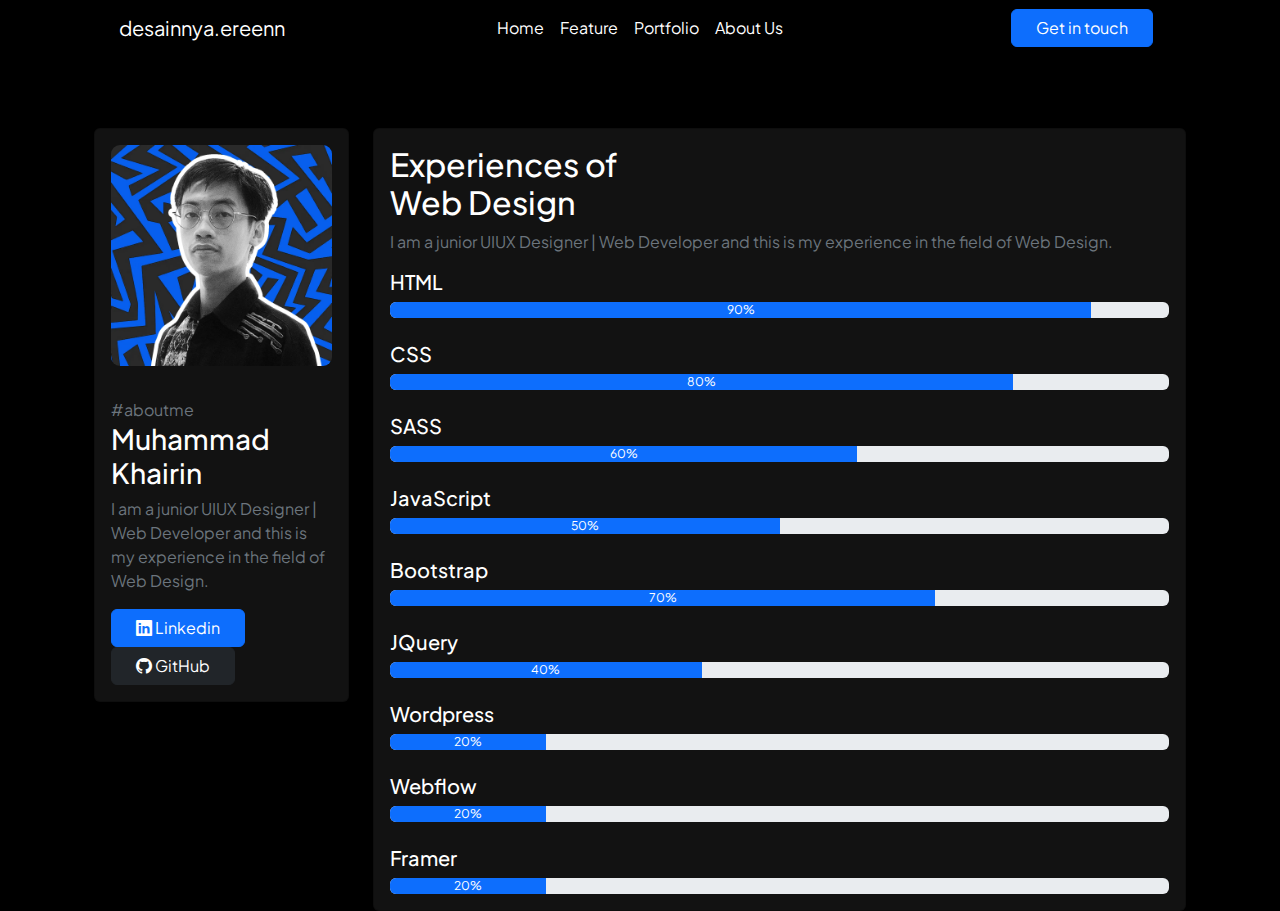
<file: experiences.html>
<!doctype html>
<html lang="en">

<head>
    <meta charset="utf-8">
    <meta name="viewport" content="width=device-width, initial-scale=1">

    <!-- fonts -->
    <link rel="preconnect" href="https://fonts.googleapis.com">
    <link rel="preconnect" href="https://fonts.gstatic.com" crossorigin>
    <link href="https://fonts.googleapis.com/css2?family=Plus+Jakarta+Sans:ital,wght@0,200..800;1,200..800&display=swap"
        rel="stylesheet">

    <link rel="stylesheet" href="https://cdn.jsdelivr.net/npm/bootstrap-icons@1.11.3/font/bootstrap-icons.min.css">

    <title>ereenn's portfolio</title>
    <link href="https://cdn.jsdelivr.net/npm/bootstrap@5.3.3/dist/css/bootstrap.min.css" rel="stylesheet"
        integrity="sha384-QWTKZyjpPEjISv5WaRU9OFeRpok6YctnYmDr5pNlyT2bRjXh0JMhjY6hW+ALEwIH" crossorigin="anonymous">
    <link rel="stylesheet" href="style/style.css">
    <link rel="stylesheet" href="style/hover-style.css">

    <style>
        .border-cover {
            border-radius: 25px;
        }
    </style>
</head>

<body class="bg-black">

    <div class="container-wrapper col-md-12">
        <!-- navbar -->
        <nav class="navbar navbar-expand-lg rounded-0 border border-0 bg-black" aria-label="Thirteenth navbar example">
            <div class="container-fluid col-md-10">
                <button class="navbar-toggler" type="button" data-bs-toggle="collapse"
                    data-bs-target="#navbarsExample11" aria-controls="navbarsExample11" aria-expanded="false"
                    aria-label="Toggle navigation">
                    <p class="text-white fs-6 btn btn-dark btn-md"><i class="bi bi-list"></i></p>
                </button>

                <div class="collapse navbar-collapse d-lg-flex" id="navbarsExample11">
                    <a class="navbar-brand col-lg-3 me-0 text-white" href="#">desainnya.ereenn</a>
                    <ul class="navbar-nav col-lg-6 justify-content-lg-center">
                        <li class="nav-item">
                            <a class="nav-link active text-white" aria-current="page" href="index.html">Home</a>
                        </li>
                        <li class="nav-item">
                            <a class="nav-link text-white" href="index.html">Feature</a>
                        </li>
                        <li class="nav-item">
                            <a class="nav-link text-white" href="index.html">Portfolio</a>
                        </li>
                        <li class="nav-item">
                            <a class="nav-link text-white" href="index.html">About Us</a>
                        </li>
                    </ul>
                    <div class="d-lg-flex col-lg-3 justify-content-lg-end">
                        <button type="button" class="btn btn-primary btn-md px-4 me-md-2">Get in
                            touch</button>
                    </div>
                </div>
            </div>
        </nav>

        <div class="container">
            <div class="row row-cols-1 row-cols-sm-2 row-cols-md-4 g-4 mx-auto mt-5">
                <div class="col">
                    <div class="card shadow-sm d-flex flex-column bg-darkv2">
                        <img src="image/ppyt.webp" class="img-fluid p-3 border-cover" alt="user-image">
                        <div class="card-body">
                            <p class="text-secondary d-inline">#aboutme</p>
                            <h3 class="text-white">Muhammad <br> Khairin</h3>
                            <p class="card-text text-secondary">I am a junior UIUX Designer | Web Developer and this is
                                my experience in the field of Web Design.</p>
                            <div class="d-flex justify-content-between flex-column">
                                <div class="">
                                    <button type="button" class="btn btn-primary btn-md px-4"><span><i
                                                class="bi bi-linkedin"></i></span><a
                                            href="https://www.linkedin.com/in/muhammad-khairin-b28ab0209/"
                                            target="_blank" class="text-white"> Linkedin</a></button>
                                    <button type="button" class="btn btn-dark btn-md px-4"><a
                                            href="https://github.com/mkhairin" target="_blank" class="text-white"><span>
                                                <i class="bi bi-github"></i>
                                            </span> GitHub</a></button>
                                </div>
                            </div>
                        </div>
                    </div>
                </div>

                <!-- section progress -->
                <div class="col-lg">
                    <div class="card shadow-sm d-flex bg-darkv2">
                        <div class="card-body">
                            <h2 class="text-white">Experiences of <br> Web Design</h2>
                            <p class="card-text text-secondary">I am a junior UIUX Designer | Web Developer and this is
                                my experience in the field of Web Design.</p>
                            <div class="d-flex justify-content-around flex-column col-md-12">
                                <h5 class="text-white">HTML</h5>
                                <div class="progress" role="progressbar" aria-label="Example with label"
                                    aria-valuenow="90" aria-valuemin="0" aria-valuemax="100">
                                    <div class="progress-bar" style="width: 90%">90%</div>
                                </div>

                                <br>
                                <h5 class="text-white">CSS</h5>
                                <div class="progress" role="progressbar" aria-label="Example with label"
                                    aria-valuenow="80" aria-valuemin="0" aria-valuemax="100">
                                    <div class="progress-bar" style="width: 80%">80%</div>
                                </div>

                                <br>
                                <h5 class="text-white">SASS</h5>
                                <div class="progress" role="progressbar" aria-label="Example with label"
                                    aria-valuenow="60" aria-valuemin="0" aria-valuemax="100">
                                    <div class="progress-bar" style="width: 60%">60%</div>
                                </div>

                                <br>
                                <h5 class="text-white">JavaScript</h5>
                                <div class="progress" role="progressbar" aria-label="Example with label"
                                    aria-valuenow="50" aria-valuemin="0" aria-valuemax="100">
                                    <div class="progress-bar" style="width: 50%">50%</div>
                                </div>

                                <br>
                                <h5 class="text-white">Bootstrap</h5>
                                <div class="progress" role="progressbar" aria-label="Example with label"
                                    aria-valuenow="70" aria-valuemin="0" aria-valuemax="100">
                                    <div class="progress-bar" style="width: 70%">70%</div>
                                </div>

                                <br>
                                <h5 class="text-white">JQuery</h5>
                                <div class="progress" role="progressbar" aria-label="Example with label"
                                    aria-valuenow="40" aria-valuemin="0" aria-valuemax="100">
                                    <div class="progress-bar" style="width: 40%">40%</div>
                                </div>

                                <br>
                                <h5 class="text-white">Wordpress</h5>
                                <div class="progress" role="progressbar" aria-label="Example with label"
                                    aria-valuenow="20" aria-valuemin="0" aria-valuemax="100">
                                    <div class="progress-bar" style="width: 20%">20%</div>
                                </div>

                                <br>
                                <h5 class="text-white">Webflow</h5>
                                <div class="progress" role="progressbar" aria-label="Example with label"
                                    aria-valuenow="20" aria-valuemin="0" aria-valuemax="100">
                                    <div class="progress-bar" style="width: 20%">20%</div>
                                </div>

                                <br>
                                <h5 class="text-white">Framer</h5>
                                <div class="progress" role="progressbar" aria-label="Example with label"
                                    aria-valuenow="20" aria-valuemin="0" aria-valuemax="100">
                                    <div class="progress-bar" style="width: 20%">20%</div>
                                </div>
                            </div>
                        </div>
                    </div>
                </div>
            </div>

        </div>




        <script src="https://cdn.jsdelivr.net/npm/@popperjs/core@2.11.8/dist/umd/popper.min.js"
            integrity="sha384-I7E8VVD/ismYTF4hNIPjVp/Zjvgyol6VFvRkX/vR+Vc4jQkC+hVqc2pM8ODewa9r"
            crossorigin="anonymous"></script>
        <script src="https://cdn.jsdelivr.net/npm/bootstrap@5.3.3/dist/js/bootstrap.min.js"
            integrity="sha384-0pUGZvbkm6XF6gxjEnlmuGrJXVbNuzT9qBBavbLwCsOGabYfZo0T0to5eqruptLy"
            crossorigin="anonymous"></script>
        <script src="https://cdn.jsdelivr.net/npm/bootstrap@5.3.3/dist/js/bootstrap.bundle.min.js"
            integrity="sha384-YvpcrYf0tY3lHB60NNkmXc5s9fDVZLESaAA55NDzOxhy9GkcIdslK1eN7N6jIeHz"
            crossorigin="anonymous"></script>
</body>

</html>
</file>
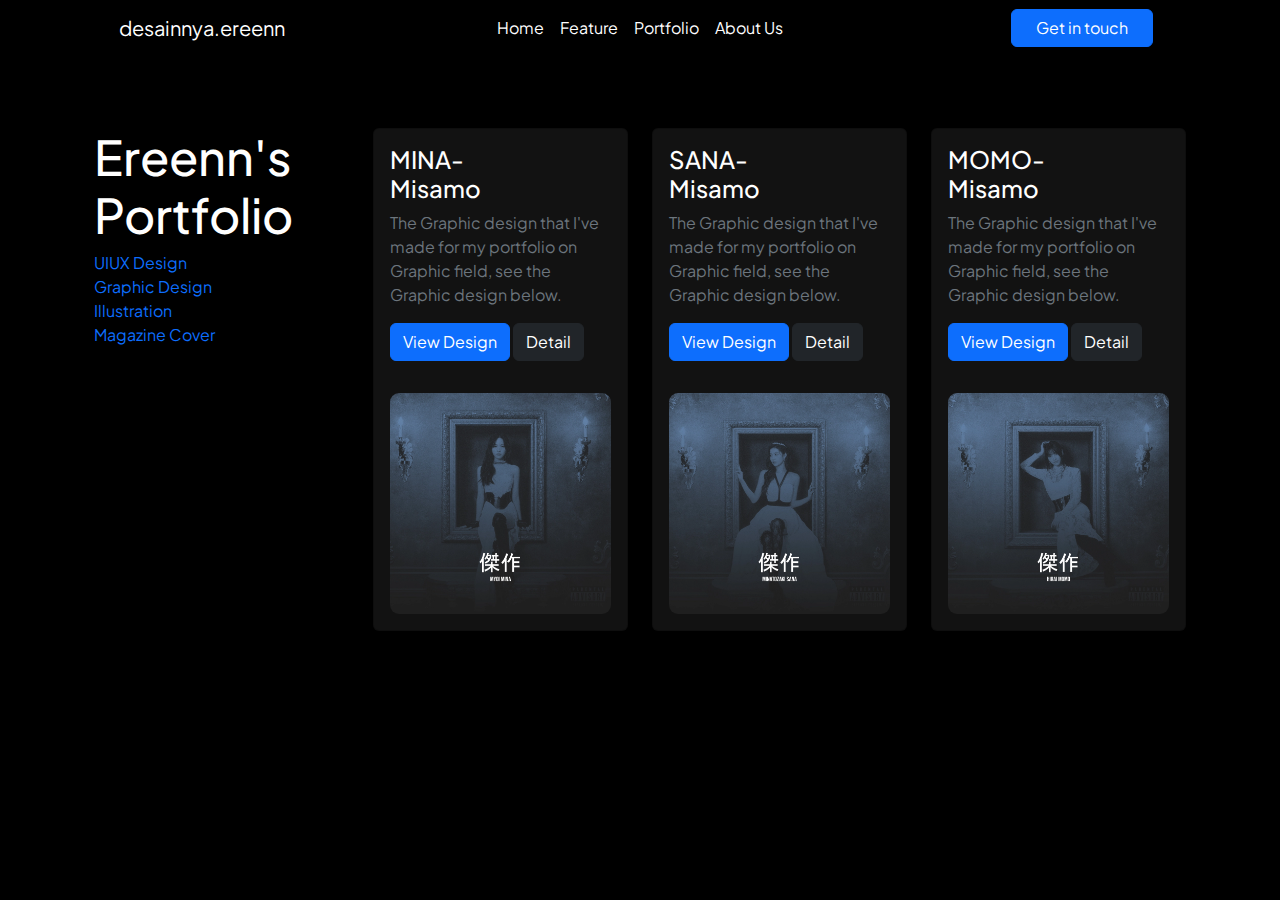
<file: portofolio-graphic-design.html>
<!doctype html>
<html lang="en">

<head>
    <meta charset="utf-8">
    <meta name="viewport" content="width=device-width, initial-scale=1">

    <!-- fonts -->
    <link rel="preconnect" href="https://fonts.googleapis.com">
    <link rel="preconnect" href="https://fonts.gstatic.com" crossorigin>
    <link href="https://fonts.googleapis.com/css2?family=Plus+Jakarta+Sans:ital,wght@0,200..800;1,200..800&display=swap"
        rel="stylesheet">

    <link rel="stylesheet" href="https://cdn.jsdelivr.net/npm/bootstrap-icons@1.11.3/font/bootstrap-icons.min.css">

    <title>ereenn's portfolio</title>
    <link href="https://cdn.jsdelivr.net/npm/bootstrap@5.3.3/dist/css/bootstrap.min.css" rel="stylesheet"
        integrity="sha384-QWTKZyjpPEjISv5WaRU9OFeRpok6YctnYmDr5pNlyT2bRjXh0JMhjY6hW+ALEwIH" crossorigin="anonymous">
    <link rel="stylesheet" href="style/style.css">
    <link rel="stylesheet" href="style/hover-style.css">

    <style>
        .border-cover {
            border-radius: 25px;
        }
    </style>
</head>

<body class="bg-black">

    <div class="container-wrapper col-md-12">
        <!-- navbar -->
        <nav class="navbar navbar-expand-lg rounded-0 border border-0 bg-black" aria-label="Thirteenth navbar example">
            <div class="container-fluid col-md-10">
                <button class="navbar-toggler" type="button" data-bs-toggle="collapse"
                    data-bs-target="#navbarsExample11" aria-controls="navbarsExample11" aria-expanded="false"
                    aria-label="Toggle navigation">
                    <p class="text-white fs-6 btn btn-dark btn-md"><i class="bi bi-list"></i></p>
                </button>

                <div class="collapse navbar-collapse d-lg-flex" id="navbarsExample11">
                    <a class="navbar-brand col-lg-3 me-0 text-white" href="index.html">desainnya.ereenn</a>
                    <ul class="navbar-nav col-lg-6 justify-content-lg-center">
                        <li class="nav-item">
                            <a class="nav-link active text-white" aria-current="page" href="index.html">Home</a>
                        </li>
                        <li class="nav-item">
                            <a class="nav-link text-white" href="index.html">Feature</a>
                        </li>
                        <li class="nav-item">
                            <a class="nav-link text-white" href="index.html">Portfolio</a>
                        </li>
                        <li class="nav-item">
                            <a class="nav-link text-white" href="index.html">About Us</a>
                        </li>
                    </ul>
                    <div class="d-lg-flex col-lg-3 justify-content-lg-end">
                        <button type="button" class="btn btn-primary btn-md px-4 me-md-2">Get in
                            touch</button>
                    </div>
                </div>
            </div>
        </nav>

        <div class="container">
            <div class="row row-cols-1 row-cols-sm-2 row-cols-md-4 g-4 mx-auto mt-5">
                <div class="headline d-flex flex-column">
                    <h1 class="display-5 text-white fw-medium">Ereenn's Portfolio</h1>
                    <ul class="list-unstyled">
                        <li><a href="portofolio-uiux.html">UIUX Design</a></li>
                        <li><a href="portofolio-graphic-design.html">Graphic Design</a></li>
                        <li><a href="portofolio-illustration.html">Illustration</a></li>
                        <li><a href="portfolio-magazine.html">Magazine Cover</a></li>
                    </ul>
                </div>

                <!-- section content 1 -->
                <div class="col">
                    <div class="card shadow-sm d-flex flex-column-reverse bg-darkv2">
                        <img src="image/cover-portfolio/mina.webp" class="img-fluid p-3 border-cover"
                            alt="portfolio-image" loading="lazy">
                        <div class="card-body">
                            <h4 class="text-white">MINA- <br>Misamo</h4>
                            <p class="card-text text-secondary">The Graphic design that I've made for my portfolio on
                                Graphic field, see the Graphic design below.</p>
                            <div class="d-flex justify-content-between flex-column">
                                <div class="">
                                    <button type="button" class="btn btn-md btn-primary"><a href=""
                                            class="text-white">View Design</a></button>
                                    <button type="button" class="btn btn-md btn-dark">Detail</button>
                                </div>
                                <!-- <small class="text-body-secondary">9 mins</small> -->
                            </div>
                        </div>
                    </div>
                </div>
                <div class="col">
                    <div class="card shadow-sm d-flex flex-column-reverse bg-darkv2">
                        <img src="image/cover-portfolio/SANA.webp" class="img-fluid p-3 border-cover"
                            alt="portfolio-image" loading="lazy">
                        <div class="card-body">
                            <h4 class="text-white">SANA- <br>Misamo</h4>
                            <p class="card-text text-secondary">The Graphic design that I've made for my portfolio on
                                Graphic field, see the Graphic design below.</p>
                            <div class="d-flex justify-content-between flex-column">
                                <div class="">
                                    <button type="button" class="btn btn-md btn-primary"><a href=""
                                            class="text-white">View Design</a></button>
                                    <button type="button" class="btn btn-md btn-dark">Detail</button>
                                </div>
                                <!-- <small class="text-body-secondary">9 mins</small> -->
                            </div>
                        </div>
                    </div>
                </div>
                <div class="col">
                    <div class="card shadow-sm d-flex flex-column-reverse bg-darkv2">
                        <img src="image/cover-portfolio/MOMO.webp" class="img-fluid p-3 border-cover" alt="portfolio-image" loading="lazy">
                        <div class="card-body">
                            <h4 class="text-white">MOMO- <br>Misamo</h4>
                            <p class="card-text text-secondary">The Graphic design that I've made for my portfolio on
                                Graphic field, see the Graphic design below.</p>
                            <div class="d-flex justify-content-between flex-column">
                                <div class="">
                                    <button type="button" class="btn btn-md btn-primary"><a href=""
                                            class="text-white">View Design</a></button>
                                    <button type="button" class="btn btn-md btn-dark">Detail</button>
                                </div>
                                <!-- <small class="text-body-secondary">9 mins</small> -->
                            </div>
                        </div>
                    </div>
                </div>


            </div>

        </div>




        <script src="https://cdn.jsdelivr.net/npm/@popperjs/core@2.11.8/dist/umd/popper.min.js"
            integrity="sha384-I7E8VVD/ismYTF4hNIPjVp/Zjvgyol6VFvRkX/vR+Vc4jQkC+hVqc2pM8ODewa9r"
            crossorigin="anonymous"></script>
        <script src="https://cdn.jsdelivr.net/npm/bootstrap@5.3.3/dist/js/bootstrap.min.js"
            integrity="sha384-0pUGZvbkm6XF6gxjEnlmuGrJXVbNuzT9qBBavbLwCsOGabYfZo0T0to5eqruptLy"
            crossorigin="anonymous"></script>
        <script src="https://cdn.jsdelivr.net/npm/bootstrap@5.3.3/dist/js/bootstrap.bundle.min.js"
            integrity="sha384-YvpcrYf0tY3lHB60NNkmXc5s9fDVZLESaAA55NDzOxhy9GkcIdslK1eN7N6jIeHz"
            crossorigin="anonymous"></script>
</body>

</html>
</file>
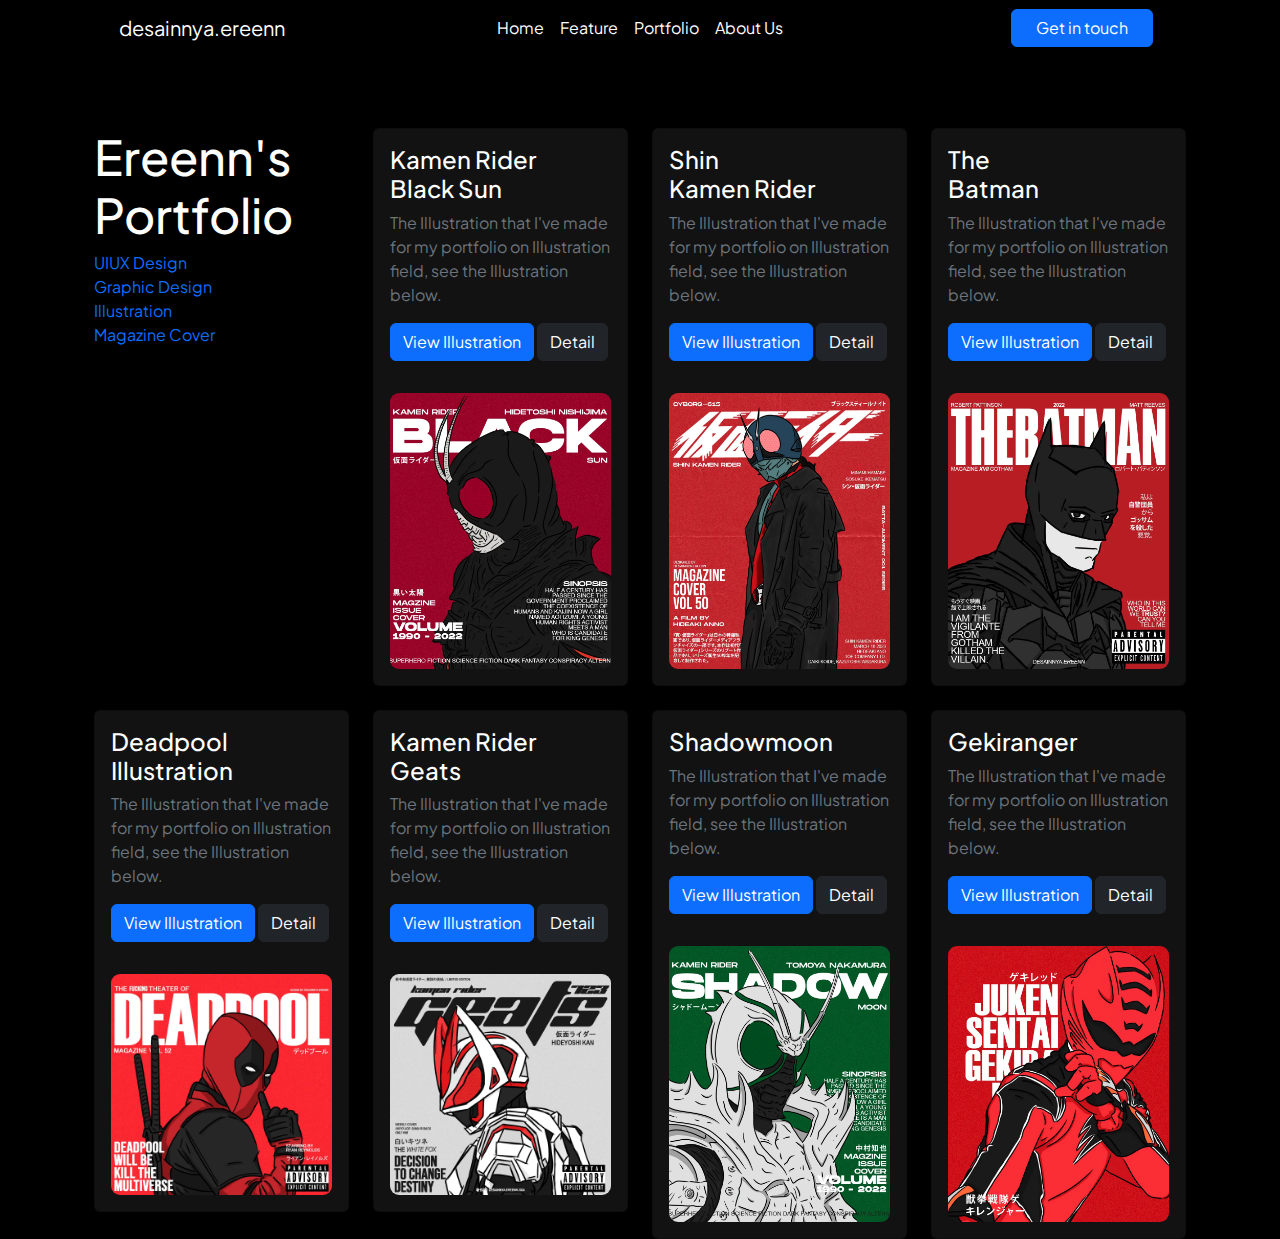
<file: portofolio-illustration.html>
<!doctype html>
<html lang="en">

<head>
    <meta charset="utf-8">
    <meta name="viewport" content="width=device-width, initial-scale=1">

    <!-- fonts -->
    <link rel="preconnect" href="https://fonts.googleapis.com">
    <link rel="preconnect" href="https://fonts.gstatic.com" crossorigin>
    <link href="https://fonts.googleapis.com/css2?family=Plus+Jakarta+Sans:ital,wght@0,200..800;1,200..800&display=swap"
        rel="stylesheet">

    <link rel="stylesheet" href="https://cdn.jsdelivr.net/npm/bootstrap-icons@1.11.3/font/bootstrap-icons.min.css">

    <title>ereenn's portfolio</title>
    <link href="https://cdn.jsdelivr.net/npm/bootstrap@5.3.3/dist/css/bootstrap.min.css" rel="stylesheet"
        integrity="sha384-QWTKZyjpPEjISv5WaRU9OFeRpok6YctnYmDr5pNlyT2bRjXh0JMhjY6hW+ALEwIH" crossorigin="anonymous">

    <link rel="stylesheet" href="style/style.css">
    <link rel="stylesheet" href="style/hover-style.css">

    <style>
        .border-cover {
            border-radius: 25px;
        }
    </style>
</head>

<body class="bg-black">

    <div class="container-wrapper col-md-12">
        <!-- navbar -->
        <nav class="navbar navbar-expand-lg rounded-0 border border-0 bg-black" aria-label="Thirteenth navbar example">
            <div class="container-fluid col-md-10">
                <button class="navbar-toggler" type="button" data-bs-toggle="collapse"
                    data-bs-target="#navbarsExample11" aria-controls="navbarsExample11" aria-expanded="false"
                    aria-label="Toggle navigation">
                    <p class="text-white fs-6 btn btn-dark btn-md"><i class="bi bi-list"></i></p>
                </button>

                <div class="collapse navbar-collapse d-lg-flex" id="navbarsExample11">
                    <a class="navbar-brand col-lg-3 me-0 text-white" href="index.html">desainnya.ereenn</a>
                    <ul class="navbar-nav col-lg-6 justify-content-lg-center">
                        <li class="nav-item">
                            <a class="nav-link active text-white" aria-current="page" href="index.html">Home</a>
                        </li>
                        <li class="nav-item">
                            <a class="nav-link text-white" href="index.html">Feature</a>
                        </li>
                        <li class="nav-item">
                            <a class="nav-link text-white" href="index.html">Portfolio</a>
                        </li>
                        <li class="nav-item">
                            <a class="nav-link text-white" href="index.html">About Us</a>
                        </li>
                    </ul>
                    <div class="d-lg-flex col-lg-3 justify-content-lg-end">
                        <button type="button" class="btn btn-primary btn-md px-4 me-md-2">Get in
                            touch</button>
                    </div>
                </div>
            </div>
        </nav>

        <div class="container">
            <div class="row row-cols-1 row-cols-sm-2 row-cols-md-4 g-4 mx-auto mt-5">
                <div class="headline d-flex flex-column">
                    <h1 class="display-5 text-white fw-medium">Ereenn's Portfolio</h1>
                    <ul class="list-unstyled">
                        <li><a href="portofolio-uiux.html">UIUX Design</a></li>
                        <li><a href="portofolio-graphic-design.html">Graphic Design</a></li>
                        <li><a href="portofolio-illustration.html">Illustration</a></li>
                        <li><a href="portfolio-magazine.html">Magazine Cover</a></li>
                    </ul>
                </div>

                <!-- section content 1 -->
                <div class="col">
                    <div class="card shadow-sm d-flex flex-column-reverse bg-darkv2" id="card-content">
                        <img src="image/cover-portfolio/blacksun.webp" class="img-fluid p-3 border-cover"
                            alt="portfolio-image" loading="lazy">
                        <div class="card-body">
                            <h4 class="text-white">Kamen Rider <br>Black Sun</h4>
                            <p class="card-text text-secondary">The Illustration that I've made for my portfolio on
                                Illustration field, see the Illustration below.</p>
                            <div class="d-flex justify-content-between flex-column">
                                <div class="">
                                    <button type="button" class="btn btn-md btn-primary"><a
                                            href="https://www.instagram.com/p/CpmAviLrE8t/?utm_source=ig_web_copy_link&igsh=MzRlODBiNWFlZA=="
                                            target="_blank" class="text-white">View Illustration</a></button>
                                    <button type="button" class="btn btn-md btn-dark">Detail</button>
                                </div>
                                <!-- <small class="text-body-secondary">9 mins</small> -->
                            </div>
                        </div>
                    </div>
                </div>
                <div class="col">
                    <div class="card shadow-sm d-flex flex-column-reverse bg-darkv2" id="card-content">
                        <img src="image/cover-portfolio/shin.webp" class="img-fluid p-3 border-cover"
                            alt="portfolio-image" loading="lazy">
                        <div class="card-body">
                            <h4 class="text-white">Shin <br>Kamen Rider</h4>
                            <p class="card-text text-secondary">The Illustration that I've made for my portfolio on
                                Illustration field, see the Illustration below.</p>
                            <div class="d-flex justify-content-between flex-column">
                                <div class="">
                                    <button type="button" class="btn btn-md btn-primary"><a
                                            href="https://www.instagram.com/p/CuIqzv_Pgcu/?utm_source=ig_web_copy_link&igsh=MzRlODBiNWFlZA=="
                                            target="_blank" class="text-white">View Illustration</a></button>
                                    <button type="button" class="btn btn-md btn-dark">Detail</button>
                                </div>
                                <!-- <small class="text-body-secondary">9 mins</small> -->
                            </div>
                        </div>
                    </div>
                </div>
                <div class="col">
                    <div class="card shadow-sm d-flex flex-column-reverse bg-darkv2" id="card-content">
                        <img src="image/cover-portfolio/thebatman.webp" class="img-fluid p-3 border-cover"
                            alt="portfolio-image" loading="lazy">
                        <div class="card-body">
                            <h4 class="text-white">The <br>Batman</h4>
                            <p class="card-text text-secondary">The Illustration that I've made for my portfolio on
                                Illustration field, see the Illustration below.</p>
                            <div class="d-flex justify-content-between flex-column">
                                <div class="">
                                    <button type="button" class="btn btn-md btn-primary"><a
                                            href="https://www.instagram.com/p/C4CL5qtvM14/?utm_source=ig_web_copy_link&igsh=MzRlODBiNWFlZA=="
                                            target="_blank" class="text-white">View Illustration</a></button>
                                    <button type="button" class="btn btn-md btn-dark">Detail</button>
                                </div>
                                <!-- <small class="text-body-secondary">9 mins</small> -->
                            </div>
                        </div>
                    </div>
                </div>
                <div class="col">
                    <div class="card shadow-sm d-flex flex-column-reverse bg-darkv2" id="card-content">
                        <img src="image/cover-portfolio/deadpool.webp" class="img-fluid p-3 border-cover"
                            alt="portfolio-image" loading="lazy">
                        <div class="card-body">
                            <h4 class="text-white">Deadpool <br>Illustration</h4>
                            <p class="card-text text-secondary">The Illustration that I've made for my portfolio on
                                Illustration field, see the Illustration below.</p>
                            <div class="d-flex justify-content-between flex-column">
                                <div class="">
                                    <button type="button" class="btn btn-md btn-primary"><a
                                            href="https://www.instagram.com/p/Cw_oNWMP0O4/?utm_source=ig_web_copy_link&igsh=MzRlODBiNWFlZA=="
                                            target="_blank" class="text-white">View Illustration</a></button>
                                    <button type="button" class="btn btn-md btn-dark">Detail</button>
                                </div>
                                <!-- <small class="text-body-secondary">9 mins</small> -->
                            </div>
                        </div>
                    </div>
                </div>

                <!-- section content 2 -->
                <div class="col">
                    <div class="card shadow-sm d-flex flex-column-reverse bg-darkv2" id="card-content">
                        <img src="image/cover-portfolio/geats.webp" class="img-fluid p-3 border-cover"
                            alt="portfolio-image" loading="lazy">
                        <div class="card-body">
                            <h4 class="text-white">Kamen Rider <br>Geats</h4>
                            <p class="card-text text-secondary">The Illustration that I've made for my portfolio on
                                Illustration field, see the Illustration below.</p>
                            <div class="d-flex justify-content-between flex-column">
                                <div class="">
                                    <button type="button" class="btn btn-md btn-primary"><a
                                            href="https://www.instagram.com/p/C1x8nqKhwBF/?utm_source=ig_web_copy_link&igsh=MzRlODBiNWFlZA=="
                                            target="_blank" class="text-white">View Illustration</a></button>
                                    <button type="button" class="btn btn-md btn-dark">Detail</button>
                                </div>
                                <!-- <small class="text-body-secondary">9 mins</small> -->
                            </div>
                        </div>
                    </div>
                </div>
                <div class="col">
                    <div class="card shadow-sm d-flex flex-column-reverse bg-darkv2" id="card-content">
                        <img src="image/cover-portfolio/shadowmoon.webp" class="img-fluid p-3 border-cover"
                            alt="portfolio-image" loading="lazy">
                        <div class="card-body">
                            <h4 class="text-white">Shadowmoon</h4>
                            <p class="card-text text-secondary">The Illustration that I've made for my portfolio on
                                Illustration field, see the Illustration below.</p>
                            <div class="d-flex justify-content-between flex-column">
                                <div class="">
                                    <button type="button" class="btn btn-md btn-primary"><a
                                            href="https://www.instagram.com/p/Cp9D7svvSNh/?utm_source=ig_web_copy_link&igsh=MzRlODBiNWFlZA=="
                                            target="_blank" class="text-white">View Illustration</a></button>
                                    <button type="button" class="btn btn-md btn-dark">Detail</button>
                                </div>
                                <!-- <small class="text-body-secondary">9 mins</small> -->
                            </div>
                        </div>
                    </div>
                </div>
                <div class="col">
                    <div class="card shadow-sm d-flex flex-column-reverse bg-darkv2" id="card-content">
                        <img src="image/cover-portfolio/gekiranger.webp" class="img-fluid p-3 border-cover"
                            alt="portfolio-image" loading="lazy">
                        <div class="card-body">
                            <h4 class="text-white">Gekiranger</h4>
                            <p class="card-text text-secondary">The Illustration that I've made for my portfolio on
                                Illustration field, see the Illustration below.</p>
                            <div class="d-flex justify-content-between flex-column">
                                <div class="">
                                    <button type="button" class="btn btn-md btn-primary"><a
                                            href="https://www.instagram.com/p/CyHtqB-vaJc/?utm_source=ig_web_copy_link&igsh=MzRlODBiNWFlZA=="
                                            target="_blank" class="text-white">View Illustration</a></button>
                                    <button type="button" class="btn btn-md btn-dark">Detail</button>
                                </div>
                                <!-- <small class="text-body-secondary">9 mins</small> -->
                            </div>
                        </div>
                    </div>
                </div>
            </div>

        </div>




        <script src="https://cdn.jsdelivr.net/npm/@popperjs/core@2.11.8/dist/umd/popper.min.js"
            integrity="sha384-I7E8VVD/ismYTF4hNIPjVp/Zjvgyol6VFvRkX/vR+Vc4jQkC+hVqc2pM8ODewa9r"
            crossorigin="anonymous"></script>
        <script src="https://cdn.jsdelivr.net/npm/bootstrap@5.3.3/dist/js/bootstrap.min.js"
            integrity="sha384-0pUGZvbkm6XF6gxjEnlmuGrJXVbNuzT9qBBavbLwCsOGabYfZo0T0to5eqruptLy"
            crossorigin="anonymous"></script>
        <script src="https://cdn.jsdelivr.net/npm/bootstrap@5.3.3/dist/js/bootstrap.bundle.min.js"
            integrity="sha384-YvpcrYf0tY3lHB60NNkmXc5s9fDVZLESaAA55NDzOxhy9GkcIdslK1eN7N6jIeHz"
            crossorigin="anonymous"></script>
</body>

</html>
</file>
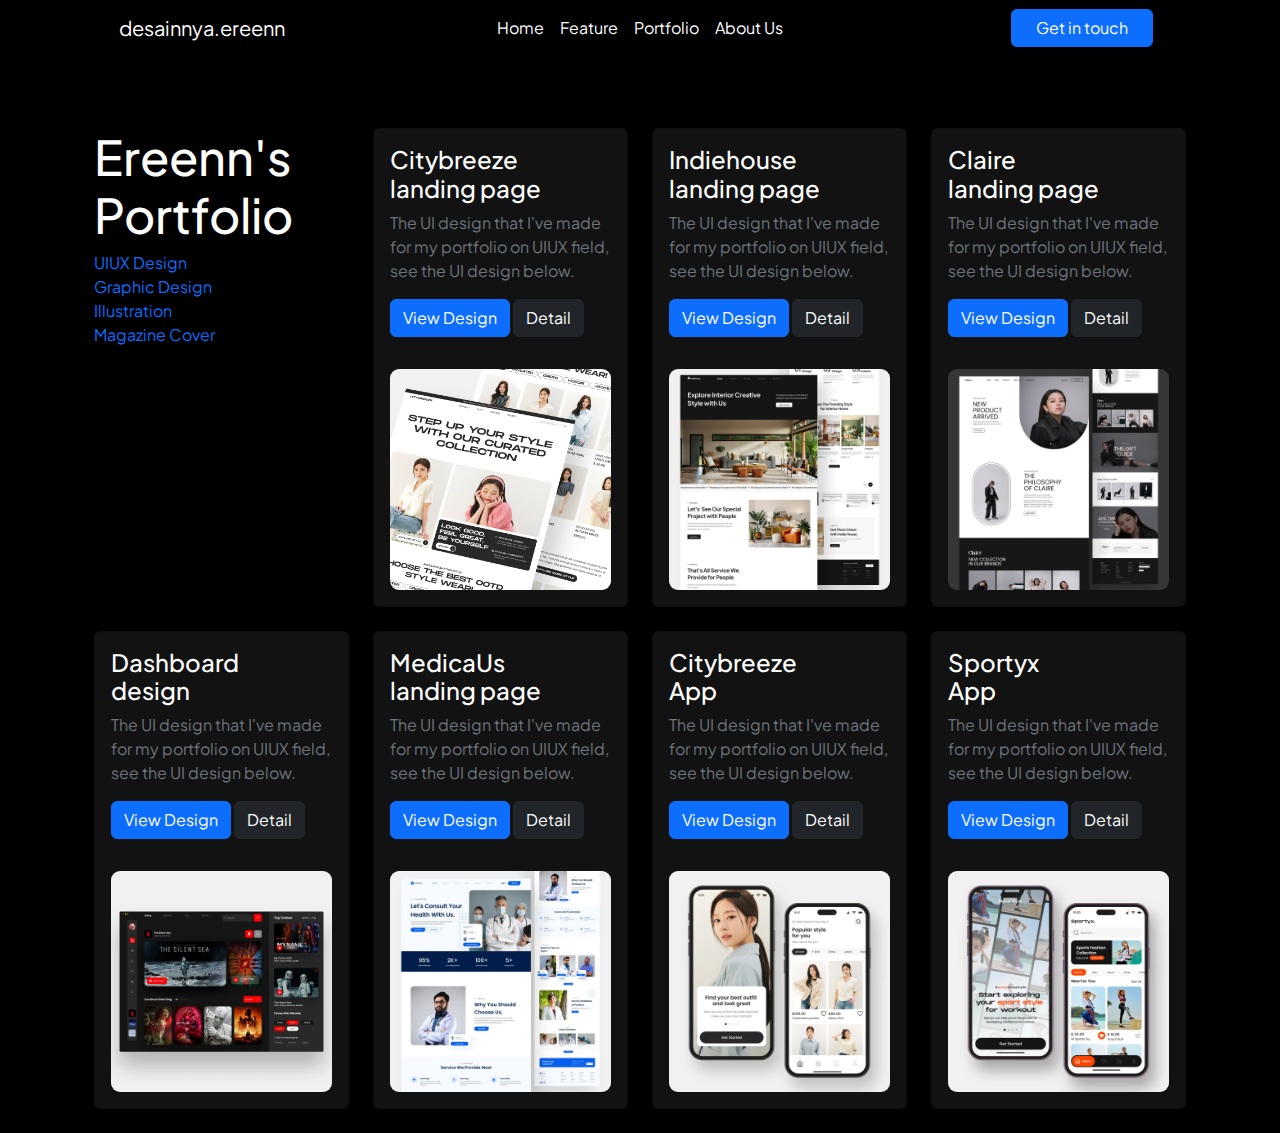
<file: portofolio-uiux.html>
<!doctype html>
<html lang="en">

<head>
    <meta charset="utf-8">
    <meta name="viewport" content="width=device-width, initial-scale=1">

    <!-- fonts -->
    <link rel="preconnect" href="https://fonts.googleapis.com">
    <link rel="preconnect" href="https://fonts.gstatic.com" crossorigin>
    <link href="https://fonts.googleapis.com/css2?family=Plus+Jakarta+Sans:ital,wght@0,200..800;1,200..800&display=swap"
        rel="stylesheet">

    <link rel="stylesheet" href="https://cdn.jsdelivr.net/npm/bootstrap-icons@1.11.3/font/bootstrap-icons.min.css">

    <title>ereenn's portfolio</title>
    <link href="https://cdn.jsdelivr.net/npm/bootstrap@5.3.3/dist/css/bootstrap.min.css" rel="stylesheet"
        integrity="sha384-QWTKZyjpPEjISv5WaRU9OFeRpok6YctnYmDr5pNlyT2bRjXh0JMhjY6hW+ALEwIH" crossorigin="anonymous">
    <link rel="stylesheet" href="style/style.css">
    <link rel="stylesheet" href="style/hover-style.css">

    <style>
        .border-cover {
            border-radius: 25px;
        }
    </style>
</head>

<body class="bg-black">

    <div class="container-wrapper col-md-12">
        <!-- navbar -->
        <nav class="navbar navbar-expand-lg rounded-0 border border-0 bg-black" aria-label="Thirteenth navbar example">
            <div class="container-fluid col-md-10">
                <button class="navbar-toggler" type="button" data-bs-toggle="collapse"
                    data-bs-target="#navbarsExample11" aria-controls="navbarsExample11" aria-expanded="false"
                    aria-label="Toggle navigation">
                    <p class="text-white fs-6 btn btn-dark btn-md"><i class="bi bi-list"></i></p>
                </button>

                <div class="collapse navbar-collapse d-lg-flex" id="navbarsExample11">
                    <a class="navbar-brand col-lg-3 me-0 text-white" href="index.html">desainnya.ereenn</a>
                    <ul class="navbar-nav col-lg-6 justify-content-lg-center">
                        <li class="nav-item">
                            <a class="nav-link active text-white" aria-current="page" href="index.html">Home</a>
                        </li>
                        <li class="nav-item">
                            <a class="nav-link text-white" href="index.html">Feature</a>
                        </li>
                        <li class="nav-item">
                            <a class="nav-link text-white" href="index.html">Portfolio</a>
                        </li>
                        <li class="nav-item">
                            <a class="nav-link text-white" href="index.html">About Us</a>
                        </li>
                    </ul>
                    <div class="d-lg-flex col-lg-3 justify-content-lg-end">
                        <button type="button" class="btn btn-primary btn-md px-4 me-md-2">Get in
                            touch</button>
                    </div>
                </div>
            </div>
        </nav>

        <!-- portfolio -->
        <div class="container">
            <div class="row row-cols-1 row-cols-sm-2 row-cols-md-4 g-4 mx-auto mt-5">
                <div class="headline d-flex flex-column">
                    <h1 class="display-5 text-white fw-medium">Ereenn's Portfolio</h1>
                    <ul class="list-unstyled">
                        <li><a href="portofolio-uiux.html">UIUX Design</a></li>
                        <li><a href="portofolio-graphic-design.html">Graphic Design</a></li>
                        <li><a href="portofolio-illustration.html">Illustration</a></li>
                        <li><a href="portfolio-magazine.html">Magazine Cover</a></li>
                    </ul>
                </div>

                <!-- section content 1 -->
                <div class="col">
                    <div class="card shadow-sm d-flex flex-column-reverse bg-darkv2">
                        <img src="image/cover-portfolio/citybreeze.webp" class="img-fluid p-3 border-cover"
                            alt="portfolio-image" loading="lazy">
                        <div class="card-body">
                            <h4 class="text-white">Citybreeze <br>landing page</h4>
                            <p class="card-text text-secondary">The UI design that I've made for my portfolio on
                                UIUX field, see the UI design below.</p>
                            <div class="d-flex justify-content-between flex-column">
                                <div class="">
                                    <button type="button" class="btn btn-md btn-primary"><a href="https://www.instagram.com/p/CrpJ4FAPut5/?utm_source=ig_web_copy_link&igsh=MzRlODBiNWFlZA==" target="_blank"
                                            class="text-white">View Design</a></button>
                                    <button type="button" class="btn btn-md btn-dark">Detail</button>
                                </div>
                                <!-- <small class="text-body-secondary">9 mins</small> -->
                            </div>
                        </div>
                    </div>
                </div>
                <div class="col">
                    <div class="card shadow-sm d-flex flex-column-reverse bg-darkv2">
                        <img src="image/cover-portfolio/indiehouse.webp" class="img-fluid p-3 border-cover"
                            alt="portfolio-image" loading="lazy">
                        <div class="card-body">
                            <h4 class="text-white">Indiehouse <br>landing page</h4>
                            <p class="card-text text-secondary">The UI design that I've made for my portfolio on
                                UIUX field, see the UI design below.</p>
                            <div class="d-flex justify-content-between flex-column">
                                <div class="">
                                    <button type="button" class="btn btn-md btn-primary"><a href="https://www.instagram.com/p/CvTgZoavpVv/?utm_source=ig_web_copy_link&igsh=MzRlODBiNWFlZA==" target="_blank"
                                            class="text-white">View Design</a></button>
                                    <button type="button" class="btn btn-md btn-dark">Detail</button>
                                </div>
                                <!-- <small class="text-body-secondary">9 mins</small> -->
                            </div>
                        </div>
                    </div>
                </div>
                <div class="col">
                    <div class="card shadow-sm d-flex flex-column-reverse bg-darkv2">
                        <img src="image/cover-portfolio/claire.webp" class="img-fluid p-3 border-cover"
                            alt="portfolio-image" loading="lazy">
                        <div class="card-body">
                            <h4 class="text-white">Claire <br>landing page</h4>
                            <p class="card-text text-secondary">The UI design that I've made for my portfolio on
                                UIUX field, see the UI design below.</p>
                            <div class="d-flex justify-content-between flex-column">
                                <div class="">
                                    <button type="button" class="btn btn-md btn-primary"><a href="https://www.instagram.com/p/CaLpNWNPvzg/?utm_source=ig_web_copy_link&igsh=MzRlODBiNWFlZA==" target="_blank"
                                            class="text-white">View Design</a></button>
                                    <button type="button" class="btn btn-md btn-dark">Detail</button>
                                </div>
                                <!-- <small class="text-body-secondary">9 mins</small> -->
                            </div>
                        </div>
                    </div>
                </div>
                <div class="col">
                    <div class="card shadow-sm d-flex flex-column-reverse bg-darkv2">
                        <img src="image/cover-portfolio/dashboarad.webp" class="img-fluid p-3 border-cover"
                            alt="portfolio-image" loading="lazy">
                        <div class="card-body">
                            <h4 class="text-white">Dashboard <br>design</h4>
                            <p class="card-text text-secondary">The UI design that I've made for my portfolio on
                                UIUX field, see the UI design below.</p>
                            <div class="d-flex justify-content-between flex-column">
                                <div class="">
                                    <button type="button" class="btn btn-md btn-primary"><a href="https://www.instagram.com/p/CgYV1JyL3fg/?utm_source=ig_web_copy_link&igsh=MzRlODBiNWFlZA==" target="_blank"
                                            class="text-white">View Design</a></button>
                                    <button type="button" class="btn btn-md btn-dark">Detail</button>
                                </div>
                                <!-- <small class="text-body-secondary">9 mins</small> -->
                            </div>
                        </div>
                    </div>
                </div>

                <!-- section content 2 -->
                <div class="col">
                    <div class="card shadow-sm d-flex flex-column-reverse bg-darkv2">
                        <img src="image/cover-portfolio/medicaus.webp" class="img-fluid p-3 border-cover"
                            alt="portfolio-image" loading="lazy">
                        <div class="card-body">
                            <h4 class="text-white">MedicaUs <br>landing page</h4>
                            <p class="card-text text-secondary">The UI design that I've made for my portfolio on
                                UIUX field, see the UI design below.</p>
                            <div class="d-flex justify-content-between flex-column">
                                <div class="">
                                    <button type="button" class="btn btn-md btn-primary"><a href="https://www.instagram.com/p/CcHPQqvvkwv/?utm_source=ig_web_copy_link&igsh=MzRlODBiNWFlZA==" target="_blank"
                                            class="text-white">View Design</a></button>
                                    <button type="button" class="btn btn-md btn-dark">Detail</button>
                                </div>
                                <!-- <small class="text-body-secondary">9 mins</small> -->
                            </div>
                        </div>
                    </div>
                </div>
                <div class="col">
                    <div class="card shadow-sm d-flex flex-column-reverse bg-darkv2">
                        <img src="image/cover-portfolio/citybreezeapp.webp" class="img-fluid p-3 border-cover"
                            alt="portfolio-image" loading="lazy">
                        <div class="card-body">
                            <h4 class="text-white">Citybreeze <br>App</h4>
                            <p class="card-text text-secondary">The UI design that I've made for my portfolio on
                                UIUX field, see the UI design below.</p>
                            <div class="d-flex justify-content-between flex-column">
                                <div class="">
                                    <button type="button" class="btn btn-md btn-primary"><a href="https://www.instagram.com/p/CsfPlBDvp4I/?utm_source=ig_web_copy_link&igsh=MzRlODBiNWFlZA==" target="_blank"
                                            class="text-white">View Design</a></button>
                                    <button type="button" class="btn btn-md btn-dark">Detail</button>
                                </div>
                                <!-- <small class="text-body-secondary">9 mins</small> -->
                            </div>
                        </div>
                    </div>
                </div>
                <div class="col">
                    <div class="card shadow-sm d-flex flex-column-reverse bg-darkv2">
                        <img src="image/cover-portfolio/sportyx.webp" class="img-fluid p-3 border-cover"
                            alt="portfolio-image" loading="lazy">
                        <div class="card-body">
                            <h4 class="text-white">Sportyx <br>App</h4>
                            <p class="card-text text-secondary">The UI design that I've made for my portfolio on
                                UIUX field, see the UI design below.</p>
                            <div class="d-flex justify-content-between flex-column">
                                <div class="">
                                    <button type="button" class="btn btn-md btn-primary"><a href="https://www.instagram.com/p/Coi52VpvEWI/?utm_source=ig_web_copy_link&igsh=MzRlODBiNWFlZA==" target="_blank"
                                            class="text-white">View Design</a></button>
                                    <button type="button" class="btn btn-md btn-dark">Detail</button>
                                </div>
                                <!-- <small class="text-body-secondary">9 mins</small> -->
                            </div>
                        </div>
                    </div>
                </div>
                <div class="col">
                </div>
                <div class="col">
                </div>
            </div>

        </div>




        <script src="https://cdn.jsdelivr.net/npm/@popperjs/core@2.11.8/dist/umd/popper.min.js"
            integrity="sha384-I7E8VVD/ismYTF4hNIPjVp/Zjvgyol6VFvRkX/vR+Vc4jQkC+hVqc2pM8ODewa9r"
            crossorigin="anonymous"></script>
        <script src="https://cdn.jsdelivr.net/npm/bootstrap@5.3.3/dist/js/bootstrap.min.js"
            integrity="sha384-0pUGZvbkm6XF6gxjEnlmuGrJXVbNuzT9qBBavbLwCsOGabYfZo0T0to5eqruptLy"
            crossorigin="anonymous"></script>
        <script src="https://cdn.jsdelivr.net/npm/bootstrap@5.3.3/dist/js/bootstrap.bundle.min.js"
            integrity="sha384-YvpcrYf0tY3lHB60NNkmXc5s9fDVZLESaAA55NDzOxhy9GkcIdslK1eN7N6jIeHz"
            crossorigin="anonymous"></script>
</body>

</html>
</file>
<file: style/style.css>
.plus-jakarta {
    font-family: "Plus Jakarta Sans", sans-serif;
    font-optical-sizing: auto;
    font-weight: 400px;
    font-style: normal;
}

body {
    font-family: "Plus Jakarta Sans", sans-serif;
    width: 100%;
}

.bg-darkv2 {
    background-color: #121212;
}

.hero-section {
    background: rgb(2, 0, 36);
    background: linear-gradient(357deg, rgba(2, 0, 36, 1) 0%, rgba(29, 24, 110, 1) 100%);
}

.glassmorphin {
    background: rgba(255, 255, 255, 0.05);
    /* box-shadow: 0 8px 32px 0 rgba(31, 38, 135, 0.37); */
    backdrop-filter: blur(4px);
    -webkit-backdrop-filter: blur(4px);
    border-radius: 10px;
    border: 1px solid rgba(255, 255, 255, 0.18);
}

.gradient {
    background-image: linear-gradient(to right bottom, #091add, #0717c5, #0514ad, #041096, #040d7f);
}

/* rounded for image cover */
.border-cover {
    border-radius: 25px;
}

a {
    text-decoration: none;
}
</file>
<file: style/hover-style.css>
#image-content:hover {
    scale: 1.1;
}

#card-content:hover {
    scale: 1.1;
}

a:hover {
    text-decoration: underline;
}
</file>
<file: style/style-hero.css>
/* responsive */
@media (max-width:720px) {
    .image-content {
        max-width: 100%;
        max-height: 100%;
        margin: auto;
        padding-left: 20px;
    }
}
</file>
